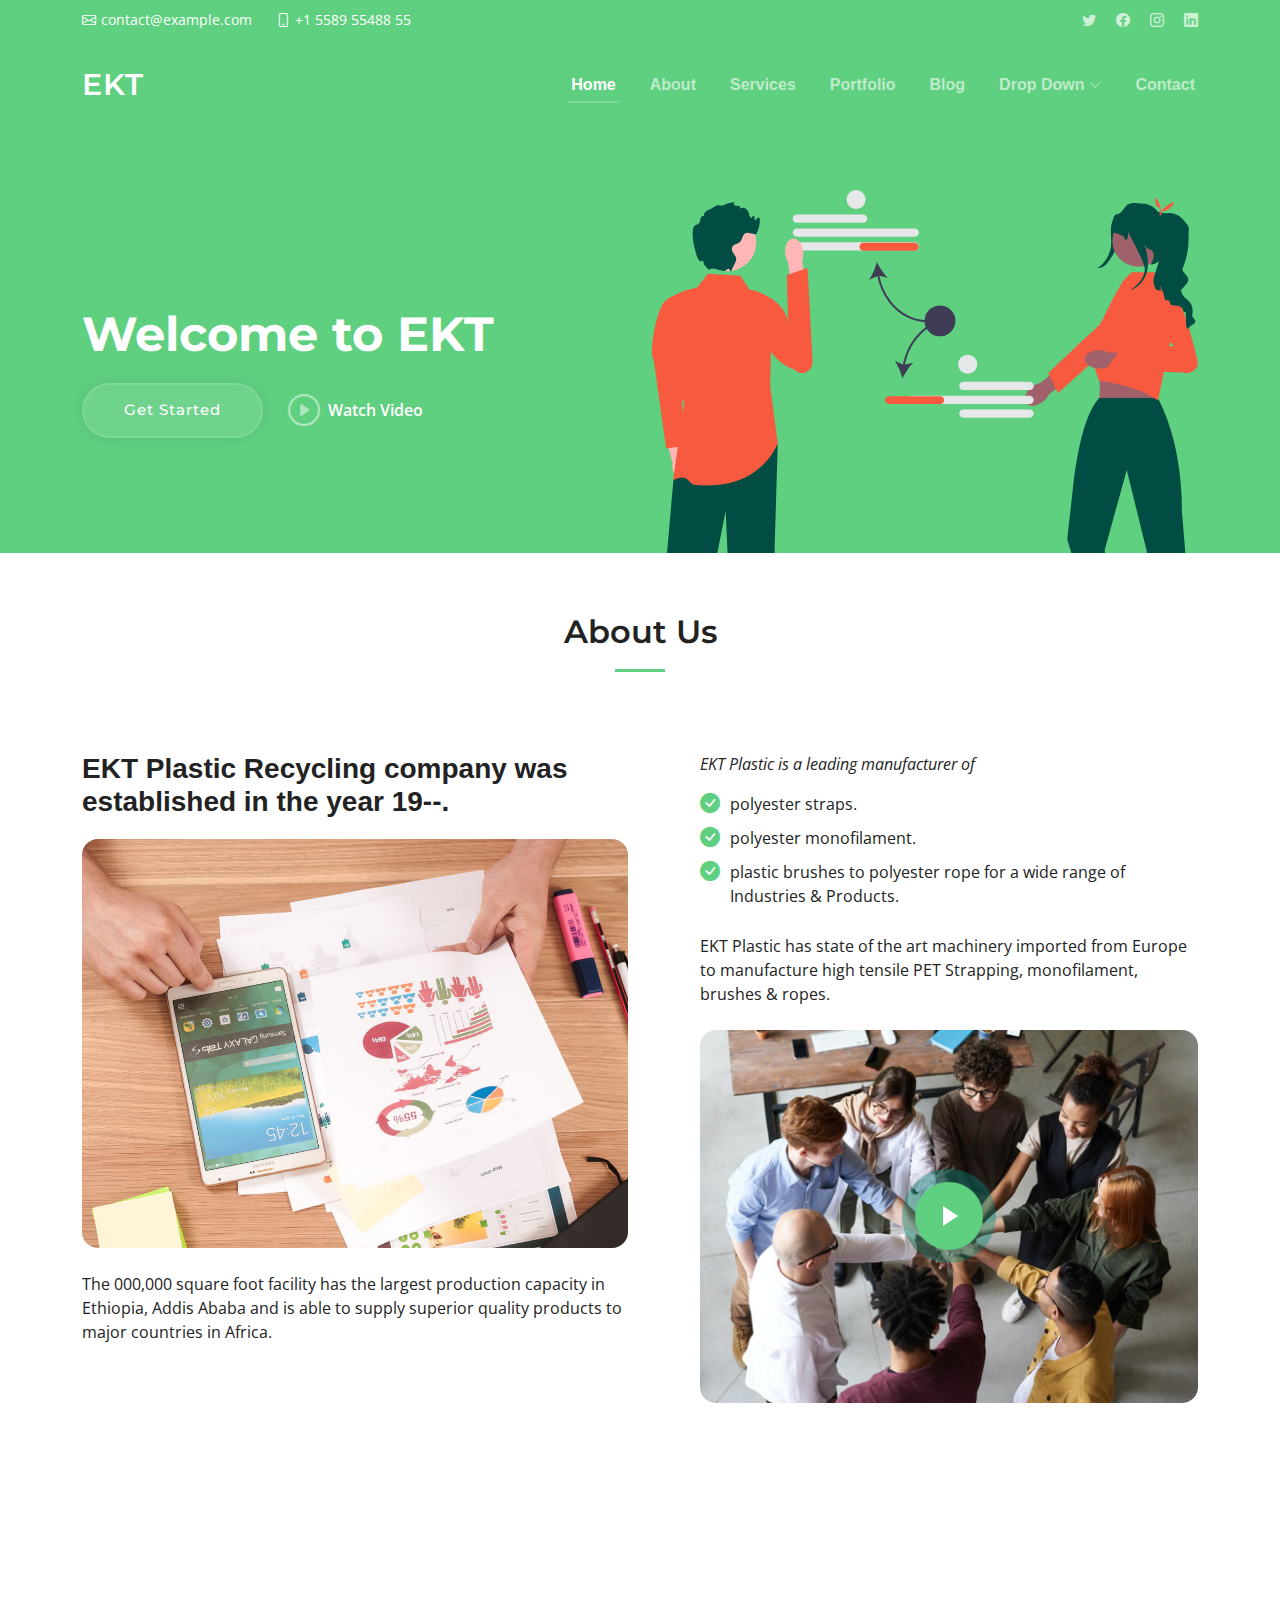
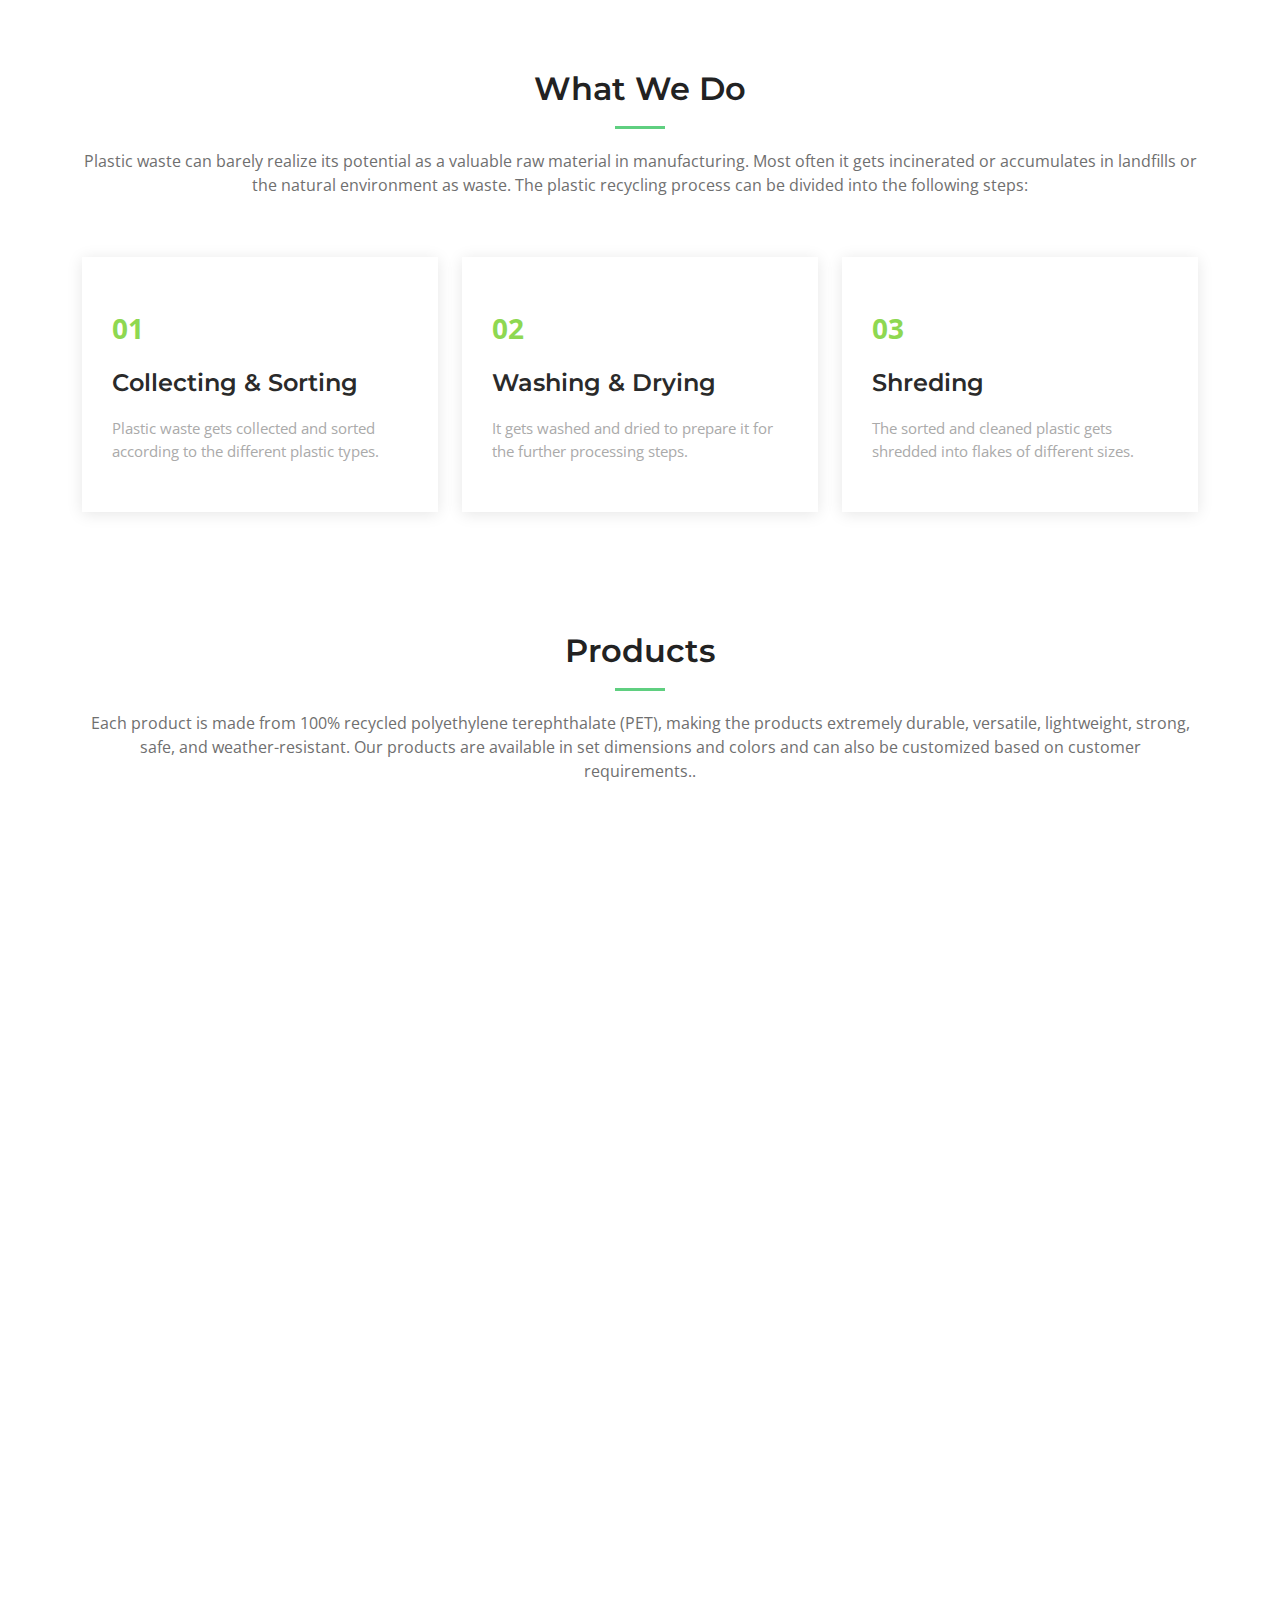
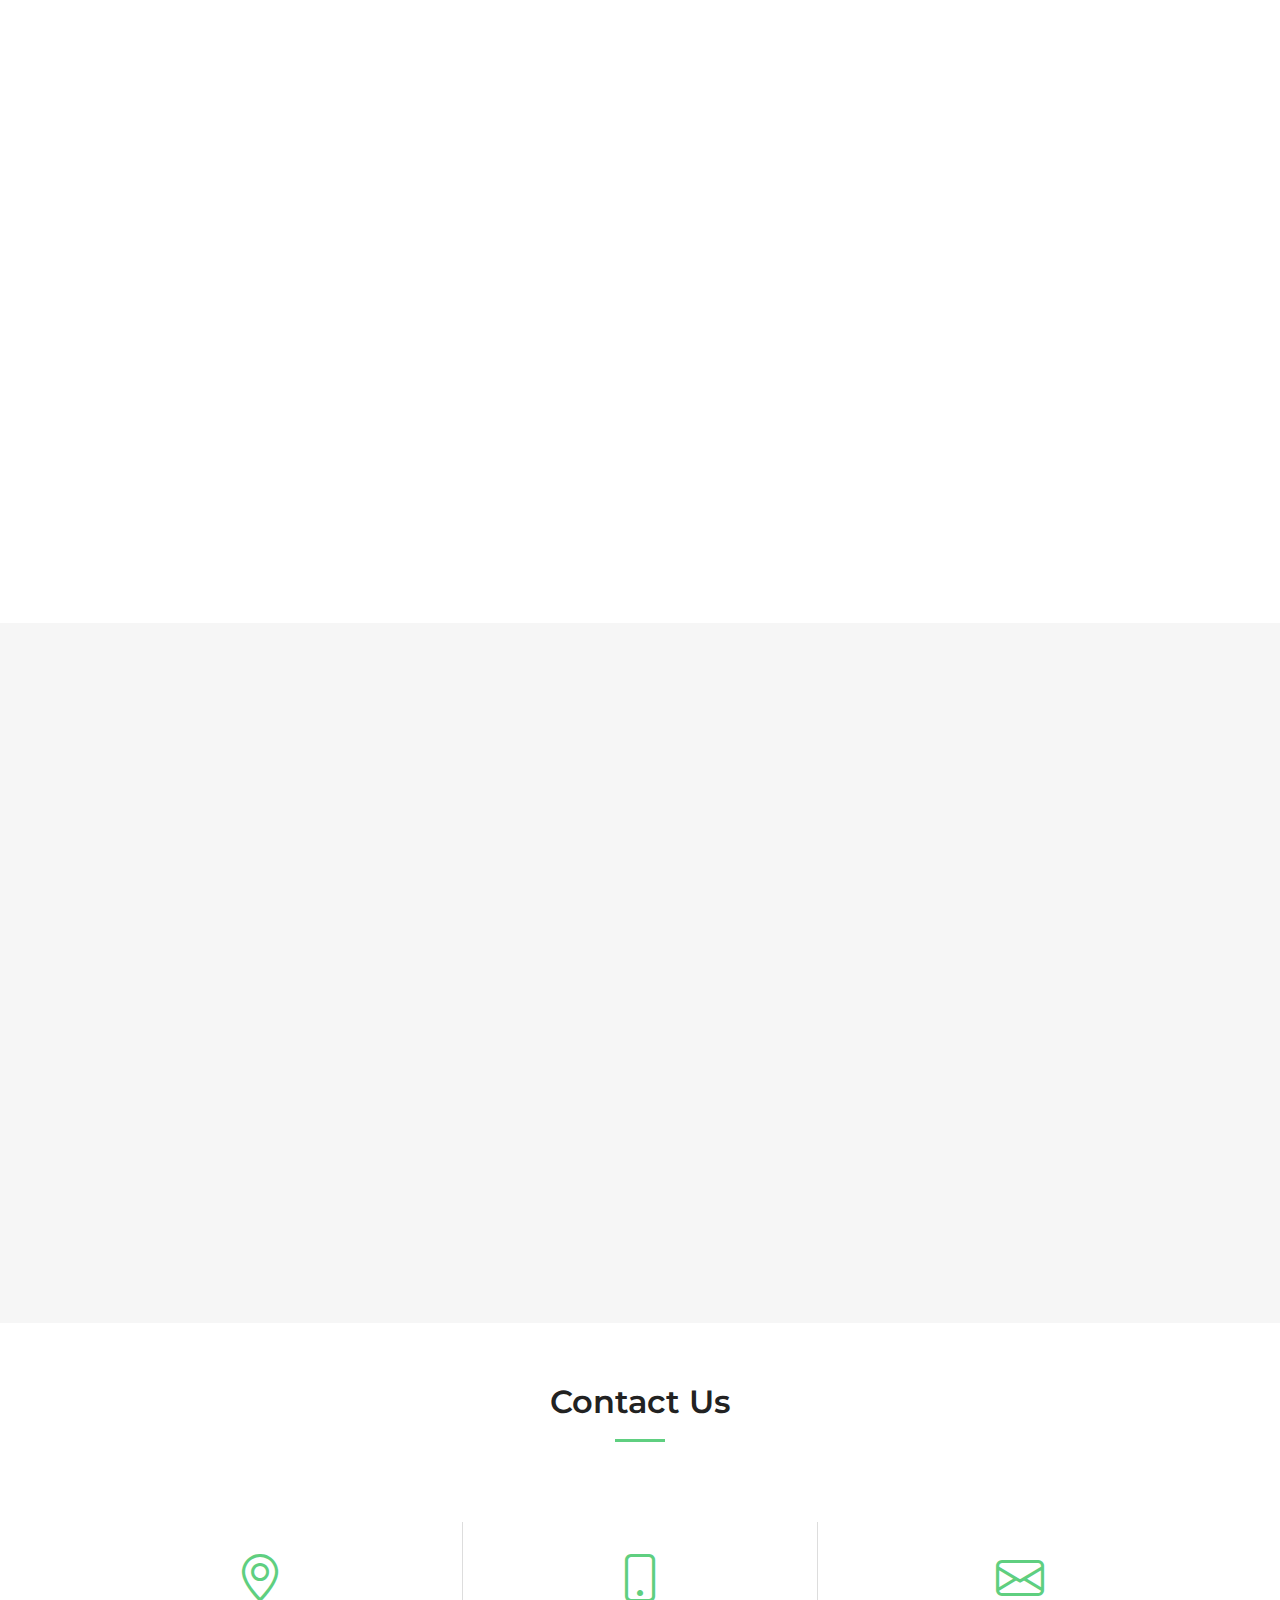
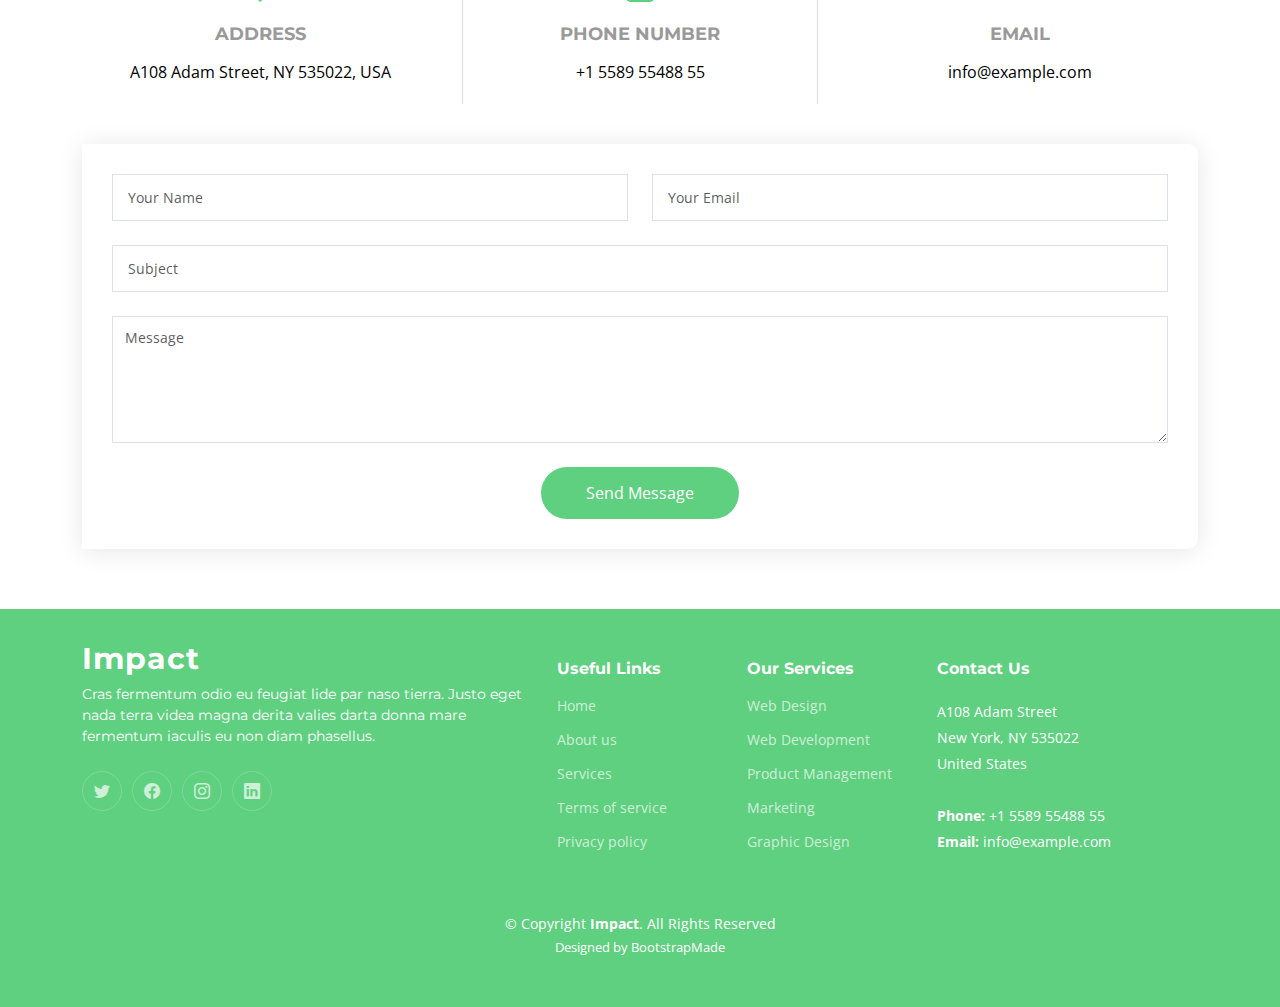
<file: index.html>
<!DOCTYPE html>
<html lang="en">

<head>
  <meta charset="utf-8">
  <meta content="width=device-width, initial-scale=1.0" name="viewport">

  <title>EKT</title>
  <meta content="" name="description">
  <meta content="" name="keywords">

  <!-- Favicons -->
  <link href="assets/img/favicon.png" rel="icon">
  <link href="assets/img/apple-touch-icon.png" rel="apple-touch-icon">

  <!-- Google Fonts -->
  <link rel="preconnect" href="https://fonts.googleapis.com">
  <link rel="preconnect" href="https://fonts.gstatic.com" crossorigin>
  <link href="https://fonts.googleapis.com/css2?family=Open+Sans:ital,wght@0,300;0,400;0,500;0,600;0,700;1,300;1,400;1,600;1,700&family=Montserrat:ital,wght@0,300;0,400;0,500;0,600;0,700;1,300;1,400;1,500;1,600;1,700&family=Raleway:ital,wght@0,300;0,400;0,500;0,600;0,700;1,300;1,400;1,500;1,600;1,700&display=swap" rel="stylesheet">

  <!-- Vendor CSS Files -->
  <link href="assets/vendor/bootstrap/css/bootstrap.min.css" rel="stylesheet">
  <link href="assets/vendor/bootstrap-icons/bootstrap-icons.css" rel="stylesheet">
  <link href="assets/vendor/aos/aos.css" rel="stylesheet">
  <link href="assets/vendor/glightbox/css/glightbox.min.css" rel="stylesheet">
  <link href="assets/vendor/swiper/swiper-bundle.min.css" rel="stylesheet">

  <!-- Template Main CSS File -->
  <link href="assets/css/main.css" rel="stylesheet">

  <!-- =======================================================
  * Template Name: Impact
  * Updated: Jul 27 2023 with Bootstrap v5.3.1
  * Template URL: https://bootstrapmade.com/impact-bootstrap-business-website-template/
  * Author: BootstrapMade.com
  * License: https://bootstrapmade.com/license/
  ======================================================== -->
</head>

<body>

  <!-- ======= Header ======= -->
  <section id="topbar" class="topbar d-flex align-items-center">
    <div class="container d-flex justify-content-center justify-content-md-between">
      <div class="contact-info d-flex align-items-center">
        <i class="bi bi-envelope d-flex align-items-center"><a href="mailto:contact@example.com">contact@example.com</a></i>
        <i class="bi bi-phone d-flex align-items-center ms-4"><span>+1 5589 55488 55</span></i>
      </div>
      <div class="social-links d-none d-md-flex align-items-center">
        <a href="#" class="twitter"><i class="bi bi-twitter"></i></a>
        <a href="#" class="facebook"><i class="bi bi-facebook"></i></a>
        <a href="#" class="instagram"><i class="bi bi-instagram"></i></a>
        <a href="#" class="linkedin"><i class="bi bi-linkedin"></i></i></a>
      </div>
    </div>
  </section><!-- End Top Bar -->

  <header id="header" class="header d-flex align-items-center">

    <div class="container-fluid container-xl d-flex align-items-center justify-content-between">
      <a href="index.html" class="logo d-flex align-items-center">
        <!-- Uncomment the line below if you also wish to use an image logo -->
        <!-- <img src="assets/img/logo.png" alt=""> -->
        <h1>EKT<span>.</span></h1>
      </a>
      <nav id="navbar" class="navbar">
        <ul>
          <li><a href="#hero">Home</a></li>
          <li><a href="#about">About</a></li>
          <li><a href="#services">Services</a></li>
          <li><a href="#portfolio">Portfolio</a></li>
          <li><a href="blog.html">Blog</a></li>
          <li class="dropdown"><a href="#"><span>Drop Down</span> <i class="bi bi-chevron-down dropdown-indicator"></i></a>
            <ul>
              <li><a href="#">Drop Down 1</a></li>
              <li class="dropdown"><a href="#"><span>Deep Drop Down</span> <i class="bi bi-chevron-down dropdown-indicator"></i></a>
                <ul>
                  <li><a href="#">Deep Drop Down 1</a></li>
                  <li><a href="#">Deep Drop Down 2</a></li>
                  <li><a href="#">Deep Drop Down 3</a></li>
                  <li><a href="#">Deep Drop Down 4</a></li>
                  <li><a href="#">Deep Drop Down 5</a></li>
                </ul>
              </li>
              <li><a href="#">Drop Down 2</a></li>
              <li><a href="#">Drop Down 3</a></li>
              <li><a href="#">Drop Down 4</a></li>
            </ul>
          </li>
          <li><a href="#contact">Contact</a></li>
        </ul>
      </nav><!-- .navbar -->

      <i class="mobile-nav-toggle mobile-nav-show bi bi-list"></i>
      <i class="mobile-nav-toggle mobile-nav-hide d-none bi bi-x"></i>

    </div>
  </header><!-- End Header -->
  <!-- End Header -->

  <!-- ======= Hero Section ======= -->
  <section id="hero" class="hero">
    <div class="container position-relative">
      <div class="row gy-5" data-aos="fade-in">
        <div class="col-lg-6 order-2 order-lg-1 d-flex flex-column justify-content-center text-center text-lg-start">
          <h2>Welcome to <span>EKT</span></h2>
          <!-- <p>Sed autem laudantium dolores. Voluptatem itaque ea consequatur eveniet. Eum quas beatae cumque eum quaerat.</p> -->
          <div class="d-flex justify-content-center justify-content-lg-start">
            <a href="#about" class="btn-get-started">Get Started</a>
            <a href="https://www.youtube.com/watch?v=LXb3EKWsInQ" class="glightbox btn-watch-video d-flex align-items-center"><i class="bi bi-play-circle"></i><span>Watch Video</span></a>
          </div>
        </div>
        <div class="col-lg-6 order-1 order-lg-2">
          <img src="assets/img/hero-img.svg" class="img-fluid" alt="" data-aos="zoom-out" data-aos-delay="100">
        </div>
      </div>
    </div>

    </div>
  </section>
  <!-- End Hero Section -->

  <main id="main">

    <!-- ======= About Us Section ======= -->
    <section id="about" class="about">
      <div class="container" data-aos="fade-up">

        <div class="section-header">
          <h2>About Us</h2>
          <!-- <p>EKT Plastic Recycling company was established in the year 19--. EKT Plastic is a leading
            manufacturer of polyester straps, polyester monofilament, plastic brushes to polyester rope
            for a wide range of Industries & Products.</p> -->
        </div>

        <div class="row gy-4">
          <div class="col-lg-6">
            <h3>EKT Plastic Recycling company was established in the year 19--.</h3>
            <img src="assets/img/about.jpg" class="img-fluid rounded-4 mb-4" alt="">
            <p>The 000,000 square foot facility has the largest
              production capacity in Ethiopia, Addis Ababa and is able to supply superior quality products to major
              countries in Africa.</p>
          </div>
          <div class="col-lg-6">
            <div class="content ps-0 ps-lg-5">
              <p class="fst-italic">
              EKT Plastic is a leading
              manufacturer of
              </p>
              <ul>
                <li><i class="bi bi-check-circle-fill"></i> polyester straps.</li>
                <li><i class="bi bi-check-circle-fill"></i> polyester monofilament.</li>
                <li><i class="bi bi-check-circle-fill"></i> plastic brushes to polyester rope
                  for a wide range of Industries & Products.</li>
              </ul>
              <p>
                EKT Plastic has state of the art machinery imported from Europe to manufacture high tensile PET
                Strapping, monofilament, brushes & ropes. 
              </p>

              <div class="position-relative mt-4">
                <img src="assets/img/about-2.jpg" class="img-fluid rounded-4" alt="">
                <a href="https://www.youtube.com/watch?v=LXb3EKWsInQ" class="glightbox play-btn"></a>
              </div>
            </div>
          </div>
        </div>

      </div>
    </section><!-- End About Us Section -->

    <!-- ======= Clients Section ======= -->
    <section id="clients" class="clients">
      <div class="container" data-aos="zoom-out">

        <div class="clients-slider swiper">
          <div class="swiper-wrapper align-items-center">
            <div class="swiper-slide"><img src="assets/img/clients/client-1.png" class="img-fluid" alt=""></div>
            <div class="swiper-slide"><img src="assets/img/clients/client-2.png" class="img-fluid" alt=""></div>
            <div class="swiper-slide"><img src="assets/img/clients/client-3.png" class="img-fluid" alt=""></div>
            <div class="swiper-slide"><img src="assets/img/clients/client-4.png" class="img-fluid" alt=""></div>
            <div class="swiper-slide"><img src="assets/img/clients/client-5.png" class="img-fluid" alt=""></div>
            <div class="swiper-slide"><img src="assets/img/clients/client-6.png" class="img-fluid" alt=""></div>
            <div class="swiper-slide"><img src="assets/img/clients/client-7.png" class="img-fluid" alt=""></div>
            <div class="swiper-slide"><img src="assets/img/clients/client-8.png" class="img-fluid" alt=""></div>
          </div>
        </div>

      </div>
    </section>
    <!-- End Clients Section -->

    <!-- ======= Why Us Section ======= -->
    <section id="why-us" class="why-us">
      <div class="container">

        <div class="section-header">
          <h2>What We Do</h2>
          <p>Plastic waste can barely realize its potential as a valuable raw material in manufacturing.
            Most often it gets incinerated or accumulates in landfills or the natural environment as
            waste.
            The plastic recycling process can be divided into the following steps:</p>
        </div>

        <div class="row">

          <div class="col-lg-4">
            <div class="box">
              <span>01</span>
              <h4>Collecting & Sorting</h4>
              <p>Plastic waste gets collected
                and sorted according to the different plastic types.</p>
            </div>
          </div>

          <div class="col-lg-4 mt-4 mt-lg-0">
            <div class="box">
              <span>02</span>
              <h4>Washing & Drying</h4>
              <p>It gets washed and dried
                to prepare it for the further processing steps.</p>
            </div>
          </div>

          <div class="col-lg-4 mt-4 mt-lg-0">
            <div class="box">
              <span>03</span>
              <h4> Shreding</h4>
              <p>The sorted and cleaned
                plastic gets shredded into flakes of different sizes.</p>
            </div>
          </div>

        </div>

      </div>
    </section><!-- End Why Us Section -->

    <!-- ======= Services Section From Bocor Template ======= -->
    <section id="services" class="services section-bg">
      <div class="container">

        <div class="section-header">
          <h2>Products</h2>
          <p>Each product is made from 100% recycled polyethylene terephthalate (PET), making the
            products extremely durable, versatile, lightweight, strong, safe, and weather-resistant. Our
            products are available in set dimensions and colors and can also be customized based on
            customer requirements..</p>
        </div>

        <div class="row">
          <div class="col-md-6 d-flex" data-aos="fade-right">
            <div class="card">
              <div class="card-img">
                <img src="assets/img/MIKE_1735_a8b55e4b85.jpeg" alt="...">
              </div>
              <div class="card-body">
                <h5 class="card-title"><a href="">MONOFILAMENT</a></h5>
                <p class="card-text">
                  With its characteristics, plastic is a perfect material for the circular economy.
                <div class="read-more"><a href="#"><i class="bi bi-arrow-right"></i> Read More</a></div>
              </div>
            </div>
          </div>
          <div class="col-md-6 d-flex" data-aos="fade-left">
            <div class="card">
              <div class="card-img">
                <img src="assets/img/Pet_Strap_01_9298e57043.jpg" alt="...">
              </div>
              <div class="card-body">
                <h5 class="card-title"><a href="">PET STRAP</a></h5>
                <p class="card-text">EKT PLASTIC is committed to being a leader in sustainability for the packaging industry.</p>
                <div class="read-more"><a href="#"><i class="bi bi-arrow-right"></i> Read More</a></div>
              </div>
            </div>

          </div>
          <div class="col-md-6 d-flex" data-aos="fade-right">
            <div class="card">
              <div class="card-img">
                <img src="assets/img/Untitled_2_0422_Layer_78_effb34d7cb (1).jpg" alt="...">
              </div>
              <div class="card-body">
                <h5 class="card-title"><a href="">PET BRUSHES</a></h5>
                <p class="card-text">Longer lifespan than most producers in the market - Good bending recovery - 100%
                  Recyclable & ECO friendly - Suitable for all kinds of surfaces(indoor and outdoor).</p>
                <div class="read-more"><a href="#"><i class="bi bi-arrow-right"></i> Read More</a></div>
              </div>
            </div>
          </div>
          <div class="col-md-6 d-flex" data-aos="fade-left">
            <div class="card">
              <div class="card-img">
                <img src="assets/img/Rope_Green_Globe_Plastic_Industries_LLC_66a5dc41e9.jpeg" alt="...">
              </div>
              <div class="card-body">
                <h5 class="card-title"><a href="">PET Rope</a></h5>
                <p class="card-text">100% Recyclable & ECO friendly - Stronger than traditional rope made of PP/HDPE - No
                  rope breakage or fibre splitting.</p>
                <div class="read-more"><a href="#"><i class="bi bi-arrow-right"></i> Read More</a></div>
              </div>
            </div>
          </div>
        </div>

      </div>
    </section><!-- End Services Section -->

    <!-- ======= Recent Blog Posts Section ======= -->
    <section id="recent-posts" class="recent-posts sections-bg">
      <div class="container" data-aos="fade-up">

        <div class="section-header">
          <h2>Recent News Posts</h2>
          <p>Consequatur libero assumenda est voluptatem est quidem illum et officia imilique qui vel architecto accusamus fugit aut qui distinctio</p>
        </div>

        <div class="row gy-4">

          <div class="col-xl-4 col-md-6">
            <article>

              <div class="post-img">
                <img src="assets/img/blog/blog-1.jpg" alt="" class="img-fluid">
              </div>

              <p class="post-category">News1</p>

              <h2 class="title">
                <a href="blog-details.html">Dolorum optio tempore voluptas dignissimos</a>
              </h2>

              <!-- <div class="d-flex align-items-center">
                <img src="assets/img/blog/blog-author.jpg" alt="" class="img-fluid post-author-img flex-shrink-0">
                <div class="post-meta">
                  <p class="post-author">Maria Doe</p>
                  <p class="post-date">
                    <time datetime="2022-01-01">Jan 1, 2022</time>
                  </p>
                </div>
              </div> -->

            </article>
          </div><!-- End post list item -->

          <div class="col-xl-4 col-md-6">
            <article>

              <div class="post-img">
                <img src="assets/img/blog/blog-2.jpg" alt="" class="img-fluid">
              </div>

              <p class="post-category">News2</p>

              <h2 class="title">
                <a href="blog-details.html">Nisi magni odit consequatur autem nulla dolorem</a>
              </h2>

              <!-- <div class="d-flex align-items-center">
                <img src="assets/img/blog/blog-author-2.jpg" alt="" class="img-fluid post-author-img flex-shrink-0">
                <div class="post-meta">
                  <p class="post-author">Allisa Mayer</p>
                  <p class="post-date">
                    <time datetime="2022-01-01">Jun 5, 2022</time>
                  </p>
                </div>
              </div> -->

            </article>
          </div><!-- End post list item -->

          <div class="col-xl-4 col-md-6">
            <article>

              <div class="post-img">
                <img src="assets/img/blog/blog-3.jpg" alt="" class="img-fluid">
              </div>

              <p class="post-category">News3</p>

              <h2 class="title">
                <a href="blog-details.html">Possimus soluta ut id suscipit ea ut in quo quia et soluta</a>
              </h2>

              <!-- <div class="d-flex align-items-center">
                <img src="assets/img/blog/blog-author-3.jpg" alt="" class="img-fluid post-author-img flex-shrink-0">
                <div class="post-meta">
                  <p class="post-author">Mark Dower</p>
                  <p class="post-date">
                    <time datetime="2022-01-01">Jun 22, 2022</time>
                  </p>
                </div>
              </div> -->

            </article>
          </div><!-- End post list item -->

        </div><!-- End recent posts list -->

      </div>
    </section><!-- End Recent Blog Posts Section -->

    <!-- ======= Contact Section ======= -->
    <section id="contact" class="contact">
      <div class="container">

        <div class="section-header">
          <h2>Contact Us</h2>
          <!-- <p>Consequatur libero assumenda est voluptatem est quidem illum et officia imilique qui vel architecto accusamus fugit aut qui distinctio</p> -->
        </div>

        <div class="row contact-info">

          <div class="col-md-4">
            <div class="contact-address">
              <i class="bi bi-geo-alt"></i>
              <h3>Address</h3>
              <address>A108 Adam Street, NY 535022, USA</address>
            </div>
          </div>

          <div class="col-md-4">
            <div class="contact-phone">
              <i class="bi bi-phone"></i>
              <h3>Phone Number</h3>
              <p><a href="tel:+155895548855">+1 5589 55488 55</a></p>
            </div>
          </div>

          <div class="col-md-4">
            <div class="contact-email">
              <i class="bi bi-envelope"></i>
              <h3>Email</h3>
              <p><a href="mailto:info@example.com">info@example.com</a></p>
            </div>
          </div>

        </div>

        <div class="form">
          <form action="forms/contact.php" method="post" role="form" class="php-email-form">
            <div class="row">
              <div class="col-md-6 form-group">
                <input type="text" name="name" class="form-control" id="name" placeholder="Your Name" data-rule="minlen:4" data-msg="Please enter at least 4 chars">
              </div>
              <div class="col-md-6 form-group mt-3 mt-md-0">
                <input type="email" class="form-control" name="email" id="email" placeholder="Your Email" data-rule="email" data-msg="Please enter a valid email">
              </div>
            </div>
            <div class="form-group mt-3">
              <input type="text" class="form-control" name="subject" id="subject" placeholder="Subject" required>
            </div>
            <div class="form-group mt-3">
              <textarea class="form-control" name="message" rows="5" placeholder="Message" required></textarea>
            </div>
            <div class="my-3">
              <div class="loading">Loading</div>
              <div class="error-message"></div>
              <div class="sent-message">Your message has been sent. Thank you!</div>
            </div>
            <div class="text-center"><button type="submit">Send Message</button></div>
          </form>
        </div>

      </div>
    </section><!-- End Contact Section -->

  </main><!-- End #main -->

  <!-- ======= Footer ======= -->
  <footer id="footer" class="footer">

    <div class="container">
      <div class="row gy-4">
        <div class="col-lg-5 col-md-12 footer-info">
          <a href="index.html" class="logo d-flex align-items-center">
            <span>Impact</span>
          </a>
          <p>Cras fermentum odio eu feugiat lide par naso tierra. Justo eget nada terra videa magna derita valies darta donna mare fermentum iaculis eu non diam phasellus.</p>
          <div class="social-links d-flex mt-4">
            <a href="#" class="twitter"><i class="bi bi-twitter"></i></a>
            <a href="#" class="facebook"><i class="bi bi-facebook"></i></a>
            <a href="#" class="instagram"><i class="bi bi-instagram"></i></a>
            <a href="#" class="linkedin"><i class="bi bi-linkedin"></i></a>
          </div>
        </div>

        <div class="col-lg-2 col-6 footer-links">
          <h4>Useful Links</h4>
          <ul>
            <li><a href="#">Home</a></li>
            <li><a href="#">About us</a></li>
            <li><a href="#">Services</a></li>
            <li><a href="#">Terms of service</a></li>
            <li><a href="#">Privacy policy</a></li>
          </ul>
        </div>

        <div class="col-lg-2 col-6 footer-links">
          <h4>Our Services</h4>
          <ul>
            <li><a href="#">Web Design</a></li>
            <li><a href="#">Web Development</a></li>
            <li><a href="#">Product Management</a></li>
            <li><a href="#">Marketing</a></li>
            <li><a href="#">Graphic Design</a></li>
          </ul>
        </div>

        <div class="col-lg-3 col-md-12 footer-contact text-center text-md-start">
          <h4>Contact Us</h4>
          <p>
            A108 Adam Street <br>
            New York, NY 535022<br>
            United States <br><br>
            <strong>Phone:</strong> +1 5589 55488 55<br>
            <strong>Email:</strong> info@example.com<br>
          </p>

        </div>

      </div>
    </div>

    <div class="container mt-4">
      <div class="copyright">
        &copy; Copyright <strong><span>Impact</span></strong>. All Rights Reserved
      </div>
      <div class="credits">
        <!-- All the links in the footer should remain intact. -->
        <!-- You can delete the links only if you purchased the pro version. -->
        <!-- Licensing information: https://bootstrapmade.com/license/ -->
        <!-- Purchase the pro version with working PHP/AJAX contact form: https://bootstrapmade.com/impact-bootstrap-business-website-template/ -->
        Designed by <a href="https://bootstrapmade.com/">BootstrapMade</a>
      </div>
    </div>

  </footer><!-- End Footer -->
  <!-- End Footer -->

  <a href="#" class="scroll-top d-flex align-items-center justify-content-center"><i class="bi bi-arrow-up-short"></i></a>

  <div id="preloader"></div>

  <!-- Vendor JS Files -->
  <script src="assets/vendor/bootstrap/js/bootstrap.bundle.min.js"></script>
  <script src="assets/vendor/aos/aos.js"></script>
  <script src="assets/vendor/glightbox/js/glightbox.min.js"></script>
  <script src="assets/vendor/purecounter/purecounter_vanilla.js"></script>
  <script src="assets/vendor/swiper/swiper-bundle.min.js"></script>
  <script src="assets/vendor/isotope-layout/isotope.pkgd.min.js"></script>
  <script src="assets/vendor/php-email-form/validate.js"></script>

  <!-- Template Main JS File -->
  <script src="assets/js/main.js"></script>

</body>

</html>
</file>
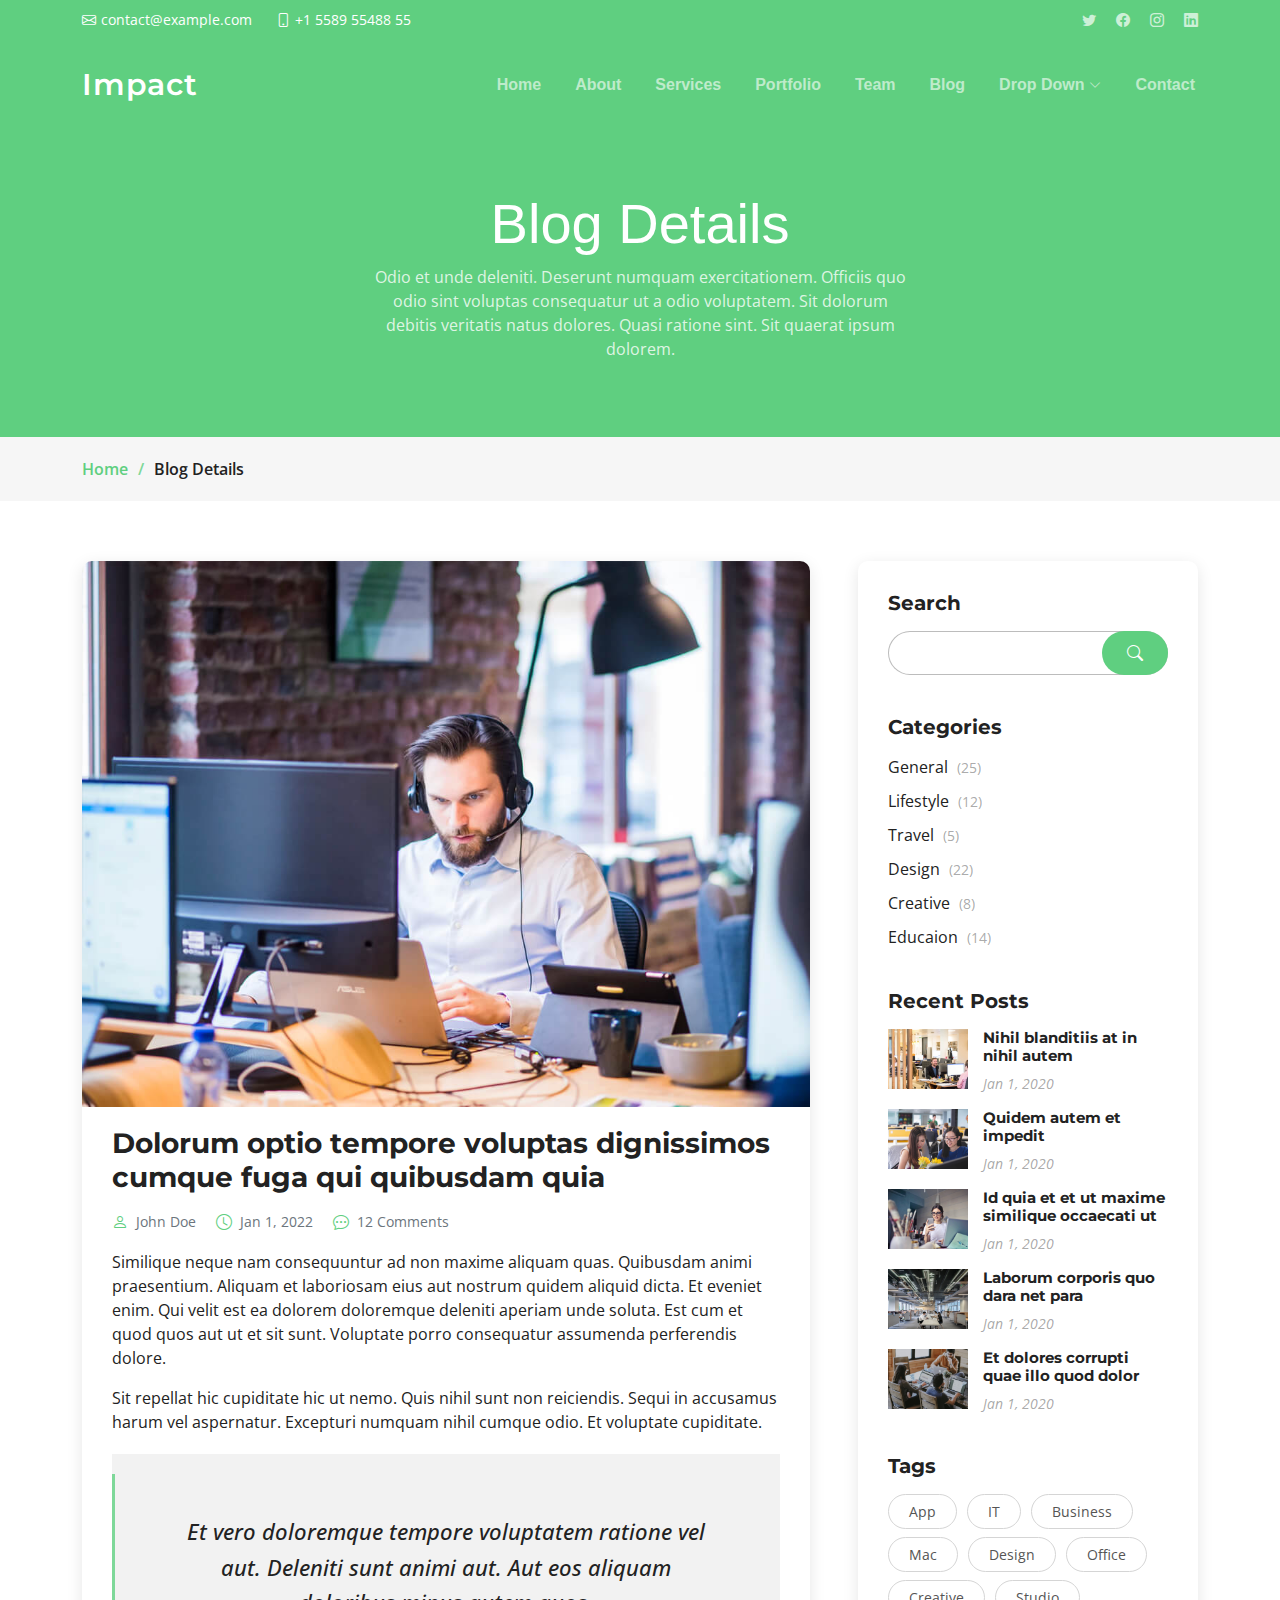
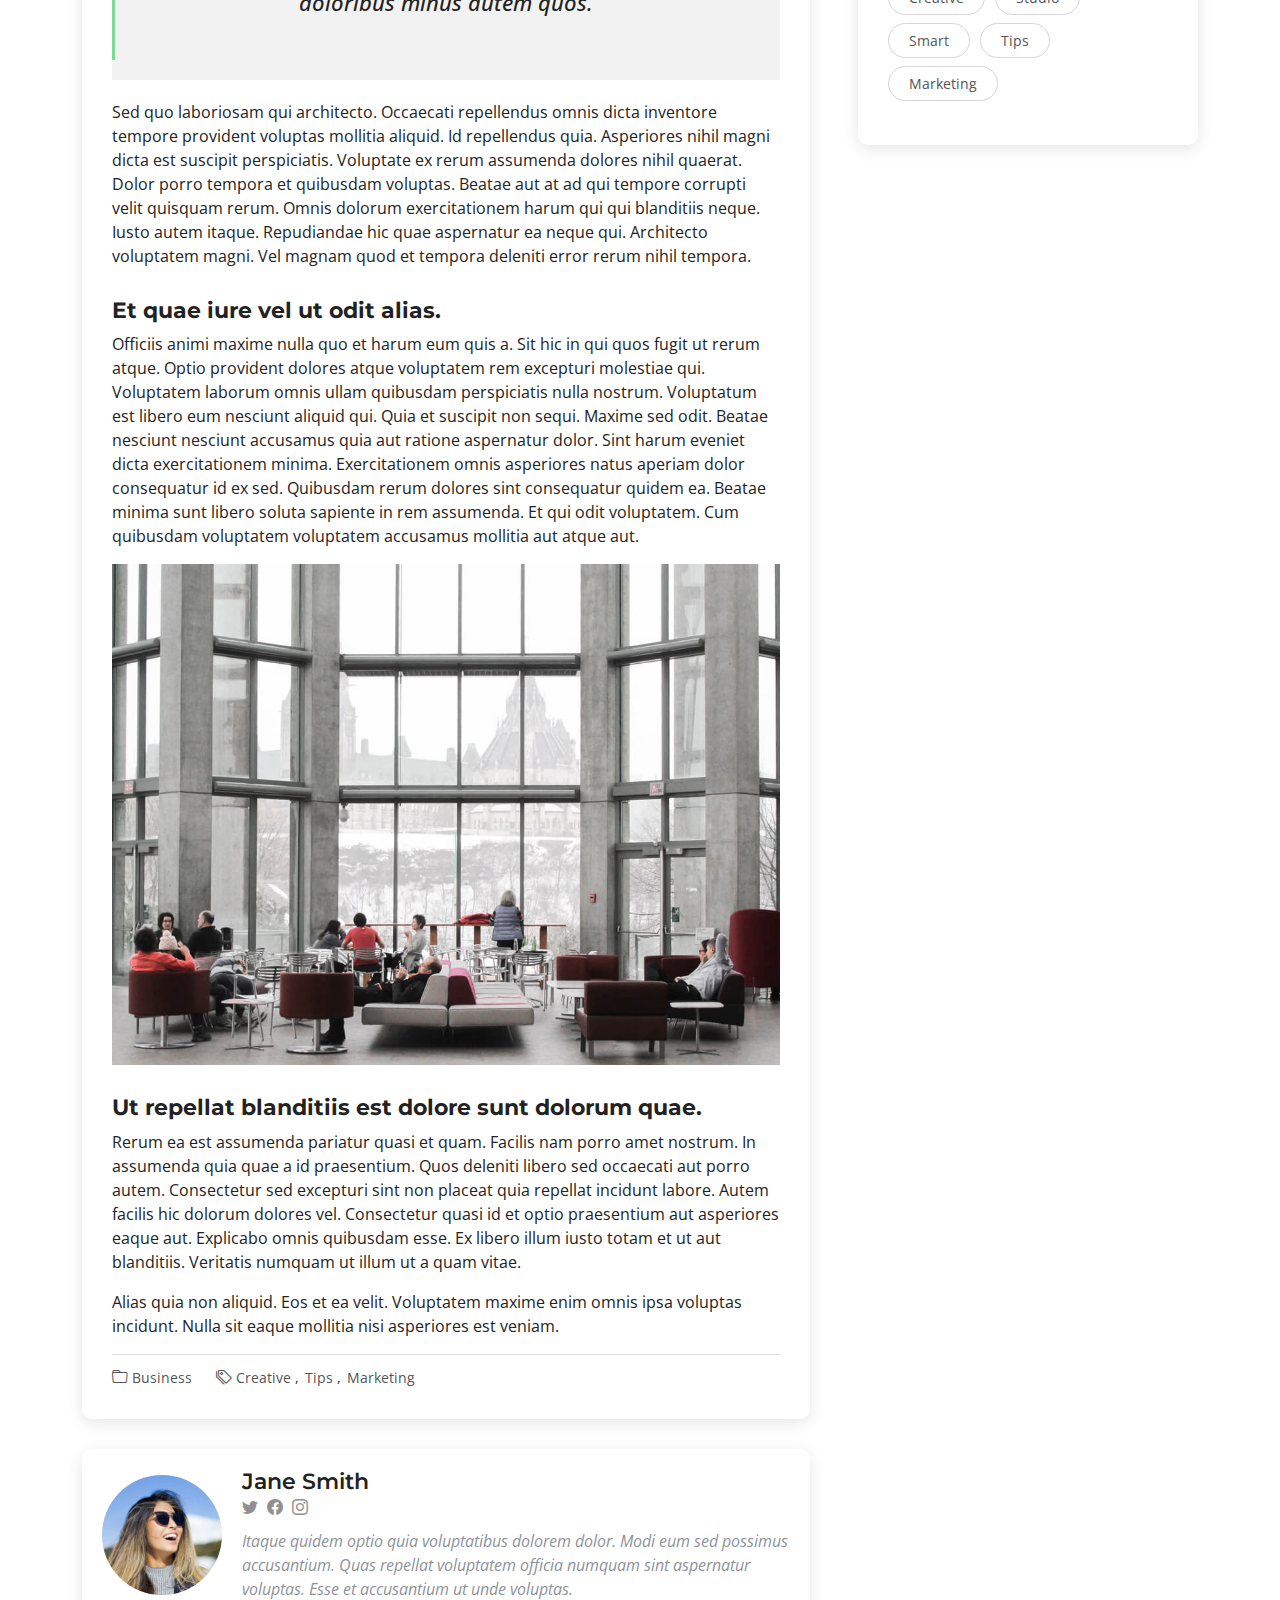
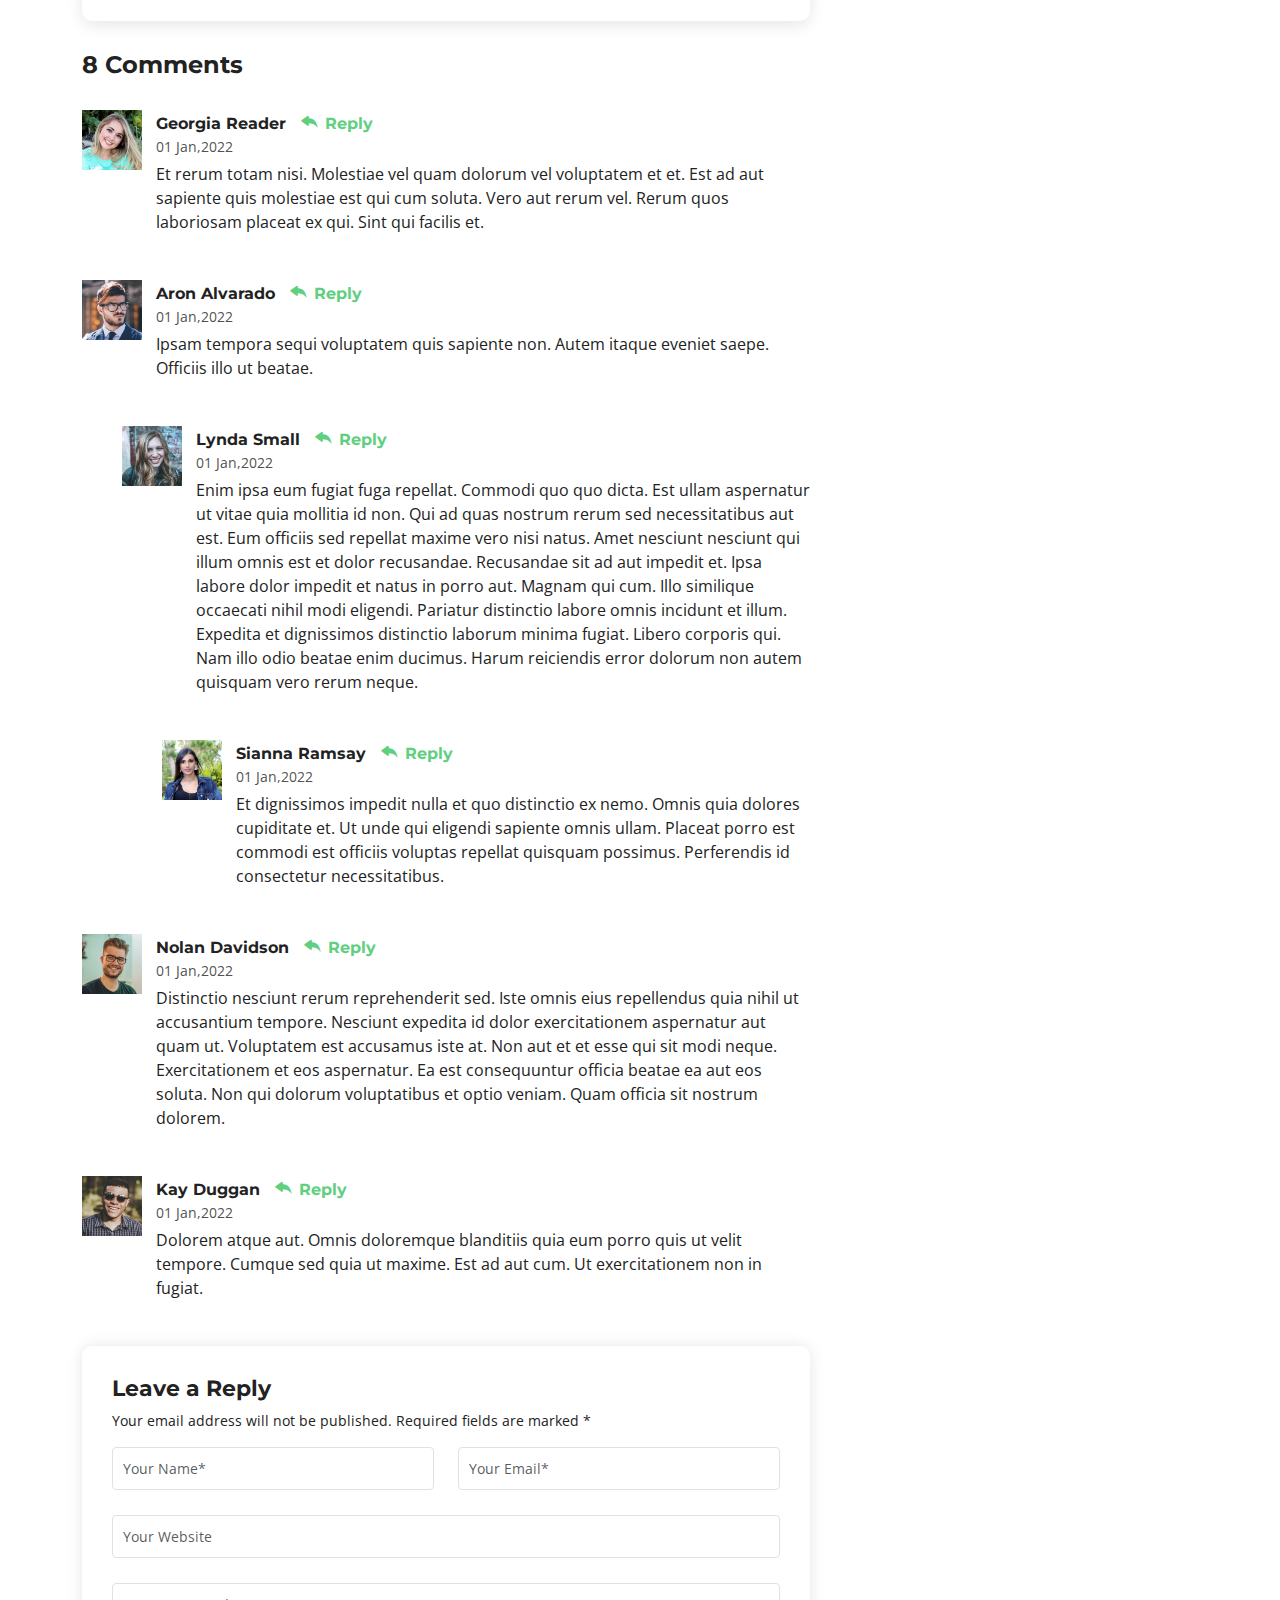
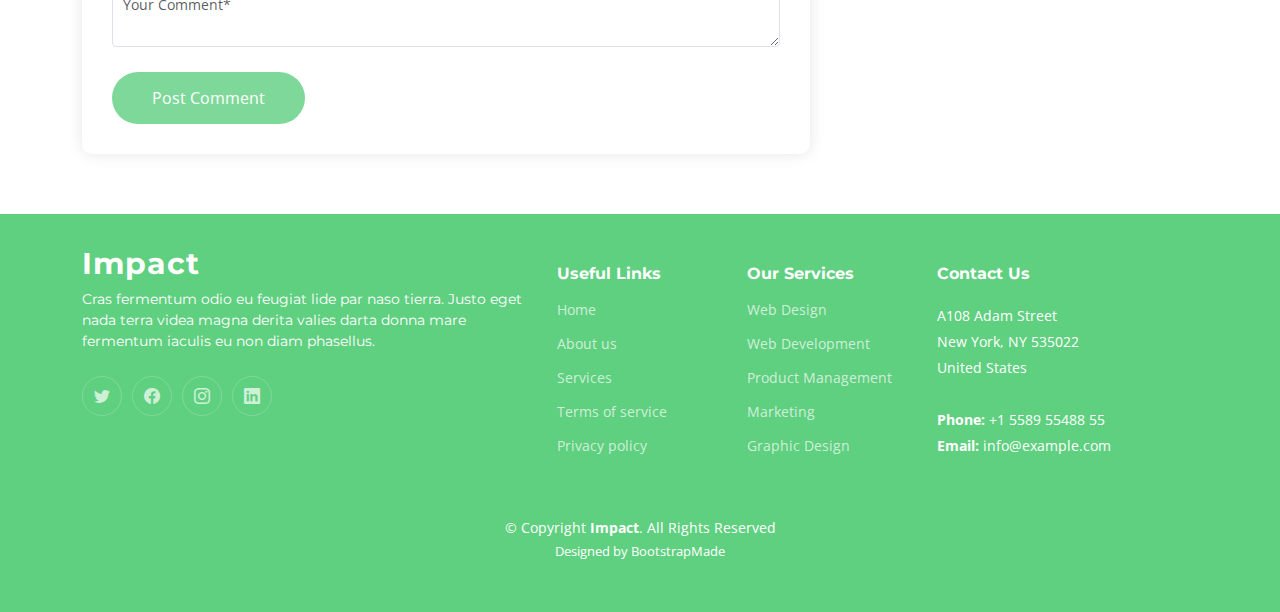
<file: blog-details.html>
<!DOCTYPE html>
<html lang="en">

<head>
  <meta charset="utf-8">
  <meta content="width=device-width, initial-scale=1.0" name="viewport">

  <title>Impact Bootstrap Template - Blog Details</title>
  <meta content="" name="description">
  <meta content="" name="keywords">

  <!-- Favicons -->
  <link href="assets/img/favicon.png" rel="icon">
  <link href="assets/img/apple-touch-icon.png" rel="apple-touch-icon">

  <!-- Google Fonts -->
  <link rel="preconnect" href="https://fonts.googleapis.com">
  <link rel="preconnect" href="https://fonts.gstatic.com" crossorigin>
  <link href="https://fonts.googleapis.com/css2?family=Open+Sans:ital,wght@0,300;0,400;0,500;0,600;0,700;1,300;1,400;1,600;1,700&family=Montserrat:ital,wght@0,300;0,400;0,500;0,600;0,700;1,300;1,400;1,500;1,600;1,700&family=Raleway:ital,wght@0,300;0,400;0,500;0,600;0,700;1,300;1,400;1,500;1,600;1,700&display=swap" rel="stylesheet">

  <!-- Vendor CSS Files -->
  <link href="assets/vendor/bootstrap/css/bootstrap.min.css" rel="stylesheet">
  <link href="assets/vendor/bootstrap-icons/bootstrap-icons.css" rel="stylesheet">
  <link href="assets/vendor/aos/aos.css" rel="stylesheet">
  <link href="assets/vendor/glightbox/css/glightbox.min.css" rel="stylesheet">
  <link href="assets/vendor/swiper/swiper-bundle.min.css" rel="stylesheet">

  <!-- Template Main CSS File -->
  <link href="assets/css/main.css" rel="stylesheet">

  <!-- =======================================================
  * Template Name: Impact
  * Updated: Jul 27 2023 with Bootstrap v5.3.1
  * Template URL: https://bootstrapmade.com/impact-bootstrap-business-website-template/
  * Author: BootstrapMade.com
  * License: https://bootstrapmade.com/license/
  ======================================================== -->
</head>

<body>

  <!-- ======= Header ======= -->
  <section id="topbar" class="topbar d-flex align-items-center">
    <div class="container d-flex justify-content-center justify-content-md-between">
      <div class="contact-info d-flex align-items-center">
        <i class="bi bi-envelope d-flex align-items-center"><a href="mailto:contact@example.com">contact@example.com</a></i>
        <i class="bi bi-phone d-flex align-items-center ms-4"><span>+1 5589 55488 55</span></i>
      </div>
      <div class="social-links d-none d-md-flex align-items-center">
        <a href="#" class="twitter"><i class="bi bi-twitter"></i></a>
        <a href="#" class="facebook"><i class="bi bi-facebook"></i></a>
        <a href="#" class="instagram"><i class="bi bi-instagram"></i></a>
        <a href="#" class="linkedin"><i class="bi bi-linkedin"></i></i></a>
      </div>
    </div>
  </section><!-- End Top Bar -->

  <header id="header" class="header d-flex align-items-center">

    <div class="container-fluid container-xl d-flex align-items-center justify-content-between">
      <a href="index.html" class="logo d-flex align-items-center">
        <!-- Uncomment the line below if you also wish to use an image logo -->
        <!-- <img src="assets/img/logo.png" alt=""> -->
        <h1>Impact<span>.</span></h1>
      </a>
      <nav id="navbar" class="navbar">
        <ul>
          <li><a href="#hero">Home</a></li>
          <li><a href="#about">About</a></li>
          <li><a href="#services">Services</a></li>
          <li><a href="#portfolio">Portfolio</a></li>
          <li><a href="#team">Team</a></li>
          <li><a href="blog.html">Blog</a></li>
          <li class="dropdown"><a href="#"><span>Drop Down</span> <i class="bi bi-chevron-down dropdown-indicator"></i></a>
            <ul>
              <li><a href="#">Drop Down 1</a></li>
              <li class="dropdown"><a href="#"><span>Deep Drop Down</span> <i class="bi bi-chevron-down dropdown-indicator"></i></a>
                <ul>
                  <li><a href="#">Deep Drop Down 1</a></li>
                  <li><a href="#">Deep Drop Down 2</a></li>
                  <li><a href="#">Deep Drop Down 3</a></li>
                  <li><a href="#">Deep Drop Down 4</a></li>
                  <li><a href="#">Deep Drop Down 5</a></li>
                </ul>
              </li>
              <li><a href="#">Drop Down 2</a></li>
              <li><a href="#">Drop Down 3</a></li>
              <li><a href="#">Drop Down 4</a></li>
            </ul>
          </li>
          <li><a href="#contact">Contact</a></li>
        </ul>
      </nav><!-- .navbar -->

      <i class="mobile-nav-toggle mobile-nav-show bi bi-list"></i>
      <i class="mobile-nav-toggle mobile-nav-hide d-none bi bi-x"></i>

    </div>
  </header><!-- End Header -->
  <!-- End Header -->

  <main id="main">

    <!-- ======= Breadcrumbs ======= -->
    <div class="breadcrumbs">
      <div class="page-header d-flex align-items-center" style="background-image: url('');">
        <div class="container position-relative">
          <div class="row d-flex justify-content-center">
            <div class="col-lg-6 text-center">
              <h2>Blog Details</h2>
              <p>Odio et unde deleniti. Deserunt numquam exercitationem. Officiis quo odio sint voluptas consequatur ut a odio voluptatem. Sit dolorum debitis veritatis natus dolores. Quasi ratione sint. Sit quaerat ipsum dolorem.</p>
            </div>
          </div>
        </div>
      </div>
      <nav>
        <div class="container">
          <ol>
            <li><a href="index.html">Home</a></li>
            <li>Blog Details</li>
          </ol>
        </div>
      </nav>
    </div><!-- End Breadcrumbs -->

    <!-- ======= Blog Details Section ======= -->
    <section id="blog" class="blog">
      <div class="container" data-aos="fade-up">

        <div class="row g-5">

          <div class="col-lg-8">

            <article class="blog-details">

              <div class="post-img">
                <img src="assets/img/blog/blog-1.jpg" alt="" class="img-fluid">
              </div>

              <h2 class="title">Dolorum optio tempore voluptas dignissimos cumque fuga qui quibusdam quia</h2>

              <div class="meta-top">
                <ul>
                  <li class="d-flex align-items-center"><i class="bi bi-person"></i> <a href="blog-details.html">John Doe</a></li>
                  <li class="d-flex align-items-center"><i class="bi bi-clock"></i> <a href="blog-details.html"><time datetime="2020-01-01">Jan 1, 2022</time></a></li>
                  <li class="d-flex align-items-center"><i class="bi bi-chat-dots"></i> <a href="blog-details.html">12 Comments</a></li>
                </ul>
              </div><!-- End meta top -->

              <div class="content">
                <p>
                  Similique neque nam consequuntur ad non maxime aliquam quas. Quibusdam animi praesentium. Aliquam et laboriosam eius aut nostrum quidem aliquid dicta.
                  Et eveniet enim. Qui velit est ea dolorem doloremque deleniti aperiam unde soluta. Est cum et quod quos aut ut et sit sunt. Voluptate porro consequatur assumenda perferendis dolore.
                </p>

                <p>
                  Sit repellat hic cupiditate hic ut nemo. Quis nihil sunt non reiciendis. Sequi in accusamus harum vel aspernatur. Excepturi numquam nihil cumque odio. Et voluptate cupiditate.
                </p>

                <blockquote>
                  <p>
                    Et vero doloremque tempore voluptatem ratione vel aut. Deleniti sunt animi aut. Aut eos aliquam doloribus minus autem quos.
                  </p>
                </blockquote>

                <p>
                  Sed quo laboriosam qui architecto. Occaecati repellendus omnis dicta inventore tempore provident voluptas mollitia aliquid. Id repellendus quia. Asperiores nihil magni dicta est suscipit perspiciatis. Voluptate ex rerum assumenda dolores nihil quaerat.
                  Dolor porro tempora et quibusdam voluptas. Beatae aut at ad qui tempore corrupti velit quisquam rerum. Omnis dolorum exercitationem harum qui qui blanditiis neque.
                  Iusto autem itaque. Repudiandae hic quae aspernatur ea neque qui. Architecto voluptatem magni. Vel magnam quod et tempora deleniti error rerum nihil tempora.
                </p>

                <h3>Et quae iure vel ut odit alias.</h3>
                <p>
                  Officiis animi maxime nulla quo et harum eum quis a. Sit hic in qui quos fugit ut rerum atque. Optio provident dolores atque voluptatem rem excepturi molestiae qui. Voluptatem laborum omnis ullam quibusdam perspiciatis nulla nostrum. Voluptatum est libero eum nesciunt aliquid qui.
                  Quia et suscipit non sequi. Maxime sed odit. Beatae nesciunt nesciunt accusamus quia aut ratione aspernatur dolor. Sint harum eveniet dicta exercitationem minima. Exercitationem omnis asperiores natus aperiam dolor consequatur id ex sed. Quibusdam rerum dolores sint consequatur quidem ea.
                  Beatae minima sunt libero soluta sapiente in rem assumenda. Et qui odit voluptatem. Cum quibusdam voluptatem voluptatem accusamus mollitia aut atque aut.
                </p>
                <img src="assets/img/blog/blog-inside-post.jpg" class="img-fluid" alt="">

                <h3>Ut repellat blanditiis est dolore sunt dolorum quae.</h3>
                <p>
                  Rerum ea est assumenda pariatur quasi et quam. Facilis nam porro amet nostrum. In assumenda quia quae a id praesentium. Quos deleniti libero sed occaecati aut porro autem. Consectetur sed excepturi sint non placeat quia repellat incidunt labore. Autem facilis hic dolorum dolores vel.
                  Consectetur quasi id et optio praesentium aut asperiores eaque aut. Explicabo omnis quibusdam esse. Ex libero illum iusto totam et ut aut blanditiis. Veritatis numquam ut illum ut a quam vitae.
                </p>
                <p>
                  Alias quia non aliquid. Eos et ea velit. Voluptatem maxime enim omnis ipsa voluptas incidunt. Nulla sit eaque mollitia nisi asperiores est veniam.
                </p>

              </div><!-- End post content -->

              <div class="meta-bottom">
                <i class="bi bi-folder"></i>
                <ul class="cats">
                  <li><a href="#">Business</a></li>
                </ul>

                <i class="bi bi-tags"></i>
                <ul class="tags">
                  <li><a href="#">Creative</a></li>
                  <li><a href="#">Tips</a></li>
                  <li><a href="#">Marketing</a></li>
                </ul>
              </div><!-- End meta bottom -->

            </article><!-- End blog post -->

            <div class="post-author d-flex align-items-center">
              <img src="assets/img/blog/blog-author.jpg" class="rounded-circle flex-shrink-0" alt="">
              <div>
                <h4>Jane Smith</h4>
                <div class="social-links">
                  <a href="https://twitters.com/#"><i class="bi bi-twitter"></i></a>
                  <a href="https://facebook.com/#"><i class="bi bi-facebook"></i></a>
                  <a href="https://instagram.com/#"><i class="biu bi-instagram"></i></a>
                </div>
                <p>
                  Itaque quidem optio quia voluptatibus dolorem dolor. Modi eum sed possimus accusantium. Quas repellat voluptatem officia numquam sint aspernatur voluptas. Esse et accusantium ut unde voluptas.
                </p>
              </div>
            </div><!-- End post author -->

            <div class="comments">

              <h4 class="comments-count">8 Comments</h4>

              <div id="comment-1" class="comment">
                <div class="d-flex">
                  <div class="comment-img"><img src="assets/img/blog/comments-1.jpg" alt=""></div>
                  <div>
                    <h5><a href="">Georgia Reader</a> <a href="#" class="reply"><i class="bi bi-reply-fill"></i> Reply</a></h5>
                    <time datetime="2020-01-01">01 Jan,2022</time>
                    <p>
                      Et rerum totam nisi. Molestiae vel quam dolorum vel voluptatem et et. Est ad aut sapiente quis molestiae est qui cum soluta.
                      Vero aut rerum vel. Rerum quos laboriosam placeat ex qui. Sint qui facilis et.
                    </p>
                  </div>
                </div>
              </div><!-- End comment #1 -->

              <div id="comment-2" class="comment">
                <div class="d-flex">
                  <div class="comment-img"><img src="assets/img/blog/comments-2.jpg" alt=""></div>
                  <div>
                    <h5><a href="">Aron Alvarado</a> <a href="#" class="reply"><i class="bi bi-reply-fill"></i> Reply</a></h5>
                    <time datetime="2020-01-01">01 Jan,2022</time>
                    <p>
                      Ipsam tempora sequi voluptatem quis sapiente non. Autem itaque eveniet saepe. Officiis illo ut beatae.
                    </p>
                  </div>
                </div>

                <div id="comment-reply-1" class="comment comment-reply">
                  <div class="d-flex">
                    <div class="comment-img"><img src="assets/img/blog/comments-3.jpg" alt=""></div>
                    <div>
                      <h5><a href="">Lynda Small</a> <a href="#" class="reply"><i class="bi bi-reply-fill"></i> Reply</a></h5>
                      <time datetime="2020-01-01">01 Jan,2022</time>
                      <p>
                        Enim ipsa eum fugiat fuga repellat. Commodi quo quo dicta. Est ullam aspernatur ut vitae quia mollitia id non. Qui ad quas nostrum rerum sed necessitatibus aut est. Eum officiis sed repellat maxime vero nisi natus. Amet nesciunt nesciunt qui illum omnis est et dolor recusandae.

                        Recusandae sit ad aut impedit et. Ipsa labore dolor impedit et natus in porro aut. Magnam qui cum. Illo similique occaecati nihil modi eligendi. Pariatur distinctio labore omnis incidunt et illum. Expedita et dignissimos distinctio laborum minima fugiat.

                        Libero corporis qui. Nam illo odio beatae enim ducimus. Harum reiciendis error dolorum non autem quisquam vero rerum neque.
                      </p>
                    </div>
                  </div>

                  <div id="comment-reply-2" class="comment comment-reply">
                    <div class="d-flex">
                      <div class="comment-img"><img src="assets/img/blog/comments-4.jpg" alt=""></div>
                      <div>
                        <h5><a href="">Sianna Ramsay</a> <a href="#" class="reply"><i class="bi bi-reply-fill"></i> Reply</a></h5>
                        <time datetime="2020-01-01">01 Jan,2022</time>
                        <p>
                          Et dignissimos impedit nulla et quo distinctio ex nemo. Omnis quia dolores cupiditate et. Ut unde qui eligendi sapiente omnis ullam. Placeat porro est commodi est officiis voluptas repellat quisquam possimus. Perferendis id consectetur necessitatibus.
                        </p>
                      </div>
                    </div>

                  </div><!-- End comment reply #2-->

                </div><!-- End comment reply #1-->

              </div><!-- End comment #2-->

              <div id="comment-3" class="comment">
                <div class="d-flex">
                  <div class="comment-img"><img src="assets/img/blog/comments-5.jpg" alt=""></div>
                  <div>
                    <h5><a href="">Nolan Davidson</a> <a href="#" class="reply"><i class="bi bi-reply-fill"></i> Reply</a></h5>
                    <time datetime="2020-01-01">01 Jan,2022</time>
                    <p>
                      Distinctio nesciunt rerum reprehenderit sed. Iste omnis eius repellendus quia nihil ut accusantium tempore. Nesciunt expedita id dolor exercitationem aspernatur aut quam ut. Voluptatem est accusamus iste at.
                      Non aut et et esse qui sit modi neque. Exercitationem et eos aspernatur. Ea est consequuntur officia beatae ea aut eos soluta. Non qui dolorum voluptatibus et optio veniam. Quam officia sit nostrum dolorem.
                    </p>
                  </div>
                </div>

              </div><!-- End comment #3 -->

              <div id="comment-4" class="comment">
                <div class="d-flex">
                  <div class="comment-img"><img src="assets/img/blog/comments-6.jpg" alt=""></div>
                  <div>
                    <h5><a href="">Kay Duggan</a> <a href="#" class="reply"><i class="bi bi-reply-fill"></i> Reply</a></h5>
                    <time datetime="2020-01-01">01 Jan,2022</time>
                    <p>
                      Dolorem atque aut. Omnis doloremque blanditiis quia eum porro quis ut velit tempore. Cumque sed quia ut maxime. Est ad aut cum. Ut exercitationem non in fugiat.
                    </p>
                  </div>
                </div>

              </div><!-- End comment #4 -->

              <div class="reply-form">

                <h4>Leave a Reply</h4>
                <p>Your email address will not be published. Required fields are marked * </p>
                <form action="">
                  <div class="row">
                    <div class="col-md-6 form-group">
                      <input name="name" type="text" class="form-control" placeholder="Your Name*">
                    </div>
                    <div class="col-md-6 form-group">
                      <input name="email" type="text" class="form-control" placeholder="Your Email*">
                    </div>
                  </div>
                  <div class="row">
                    <div class="col form-group">
                      <input name="website" type="text" class="form-control" placeholder="Your Website">
                    </div>
                  </div>
                  <div class="row">
                    <div class="col form-group">
                      <textarea name="comment" class="form-control" placeholder="Your Comment*"></textarea>
                    </div>
                  </div>
                  <button type="submit" class="btn btn-primary">Post Comment</button>

                </form>

              </div>

            </div><!-- End blog comments -->

          </div>

          <div class="col-lg-4">

            <div class="sidebar">

              <div class="sidebar-item search-form">
                <h3 class="sidebar-title">Search</h3>
                <form action="" class="mt-3">
                  <input type="text">
                  <button type="submit"><i class="bi bi-search"></i></button>
                </form>
              </div><!-- End sidebar search formn-->

              <div class="sidebar-item categories">
                <h3 class="sidebar-title">Categories</h3>
                <ul class="mt-3">
                  <li><a href="#">General <span>(25)</span></a></li>
                  <li><a href="#">Lifestyle <span>(12)</span></a></li>
                  <li><a href="#">Travel <span>(5)</span></a></li>
                  <li><a href="#">Design <span>(22)</span></a></li>
                  <li><a href="#">Creative <span>(8)</span></a></li>
                  <li><a href="#">Educaion <span>(14)</span></a></li>
                </ul>
              </div><!-- End sidebar categories-->

              <div class="sidebar-item recent-posts">
                <h3 class="sidebar-title">Recent Posts</h3>

                <div class="mt-3">

                  <div class="post-item mt-3">
                    <img src="assets/img/blog/blog-recent-1.jpg" alt="">
                    <div>
                      <h4><a href="blog-details.html">Nihil blanditiis at in nihil autem</a></h4>
                      <time datetime="2020-01-01">Jan 1, 2020</time>
                    </div>
                  </div><!-- End recent post item-->

                  <div class="post-item">
                    <img src="assets/img/blog/blog-recent-2.jpg" alt="">
                    <div>
                      <h4><a href="blog-details.html">Quidem autem et impedit</a></h4>
                      <time datetime="2020-01-01">Jan 1, 2020</time>
                    </div>
                  </div><!-- End recent post item-->

                  <div class="post-item">
                    <img src="assets/img/blog/blog-recent-3.jpg" alt="">
                    <div>
                      <h4><a href="blog-details.html">Id quia et et ut maxime similique occaecati ut</a></h4>
                      <time datetime="2020-01-01">Jan 1, 2020</time>
                    </div>
                  </div><!-- End recent post item-->

                  <div class="post-item">
                    <img src="assets/img/blog/blog-recent-4.jpg" alt="">
                    <div>
                      <h4><a href="blog-details.html">Laborum corporis quo dara net para</a></h4>
                      <time datetime="2020-01-01">Jan 1, 2020</time>
                    </div>
                  </div><!-- End recent post item-->

                  <div class="post-item">
                    <img src="assets/img/blog/blog-recent-5.jpg" alt="">
                    <div>
                      <h4><a href="blog-details.html">Et dolores corrupti quae illo quod dolor</a></h4>
                      <time datetime="2020-01-01">Jan 1, 2020</time>
                    </div>
                  </div><!-- End recent post item-->

                </div>

              </div><!-- End sidebar recent posts-->

              <div class="sidebar-item tags">
                <h3 class="sidebar-title">Tags</h3>
                <ul class="mt-3">
                  <li><a href="#">App</a></li>
                  <li><a href="#">IT</a></li>
                  <li><a href="#">Business</a></li>
                  <li><a href="#">Mac</a></li>
                  <li><a href="#">Design</a></li>
                  <li><a href="#">Office</a></li>
                  <li><a href="#">Creative</a></li>
                  <li><a href="#">Studio</a></li>
                  <li><a href="#">Smart</a></li>
                  <li><a href="#">Tips</a></li>
                  <li><a href="#">Marketing</a></li>
                </ul>
              </div><!-- End sidebar tags-->

            </div><!-- End Blog Sidebar -->

          </div>
        </div>

      </div>
    </section><!-- End Blog Details Section -->

  </main><!-- End #main -->

  <!-- ======= Footer ======= -->
  <footer id="footer" class="footer">

    <div class="container">
      <div class="row gy-4">
        <div class="col-lg-5 col-md-12 footer-info">
          <a href="index.html" class="logo d-flex align-items-center">
            <span>Impact</span>
          </a>
          <p>Cras fermentum odio eu feugiat lide par naso tierra. Justo eget nada terra videa magna derita valies darta donna mare fermentum iaculis eu non diam phasellus.</p>
          <div class="social-links d-flex mt-4">
            <a href="#" class="twitter"><i class="bi bi-twitter"></i></a>
            <a href="#" class="facebook"><i class="bi bi-facebook"></i></a>
            <a href="#" class="instagram"><i class="bi bi-instagram"></i></a>
            <a href="#" class="linkedin"><i class="bi bi-linkedin"></i></a>
          </div>
        </div>

        <div class="col-lg-2 col-6 footer-links">
          <h4>Useful Links</h4>
          <ul>
            <li><a href="#">Home</a></li>
            <li><a href="#">About us</a></li>
            <li><a href="#">Services</a></li>
            <li><a href="#">Terms of service</a></li>
            <li><a href="#">Privacy policy</a></li>
          </ul>
        </div>

        <div class="col-lg-2 col-6 footer-links">
          <h4>Our Services</h4>
          <ul>
            <li><a href="#">Web Design</a></li>
            <li><a href="#">Web Development</a></li>
            <li><a href="#">Product Management</a></li>
            <li><a href="#">Marketing</a></li>
            <li><a href="#">Graphic Design</a></li>
          </ul>
        </div>

        <div class="col-lg-3 col-md-12 footer-contact text-center text-md-start">
          <h4>Contact Us</h4>
          <p>
            A108 Adam Street <br>
            New York, NY 535022<br>
            United States <br><br>
            <strong>Phone:</strong> +1 5589 55488 55<br>
            <strong>Email:</strong> info@example.com<br>
          </p>

        </div>

      </div>
    </div>

    <div class="container mt-4">
      <div class="copyright">
        &copy; Copyright <strong><span>Impact</span></strong>. All Rights Reserved
      </div>
      <div class="credits">
        <!-- All the links in the footer should remain intact. -->
        <!-- You can delete the links only if you purchased the pro version. -->
        <!-- Licensing information: https://bootstrapmade.com/license/ -->
        <!-- Purchase the pro version with working PHP/AJAX contact form: https://bootstrapmade.com/impact-bootstrap-business-website-template/ -->
        Designed by <a href="https://bootstrapmade.com/">BootstrapMade</a>
      </div>
    </div>

  </footer><!-- End Footer -->
  <!-- End Footer -->

  <a href="#" class="scroll-top d-flex align-items-center justify-content-center"><i class="bi bi-arrow-up-short"></i></a>

  <div id="preloader"></div>

  <!-- Vendor JS Files -->
  <script src="assets/vendor/bootstrap/js/bootstrap.bundle.min.js"></script>
  <script src="assets/vendor/aos/aos.js"></script>
  <script src="assets/vendor/glightbox/js/glightbox.min.js"></script>
  <script src="assets/vendor/purecounter/purecounter_vanilla.js"></script>
  <script src="assets/vendor/swiper/swiper-bundle.min.js"></script>
  <script src="assets/vendor/isotope-layout/isotope.pkgd.min.js"></script>
  <script src="assets/vendor/php-email-form/validate.js"></script>

  <!-- Template Main JS File -->
  <script src="assets/js/main.js"></script>

</body>

</html>
</file>
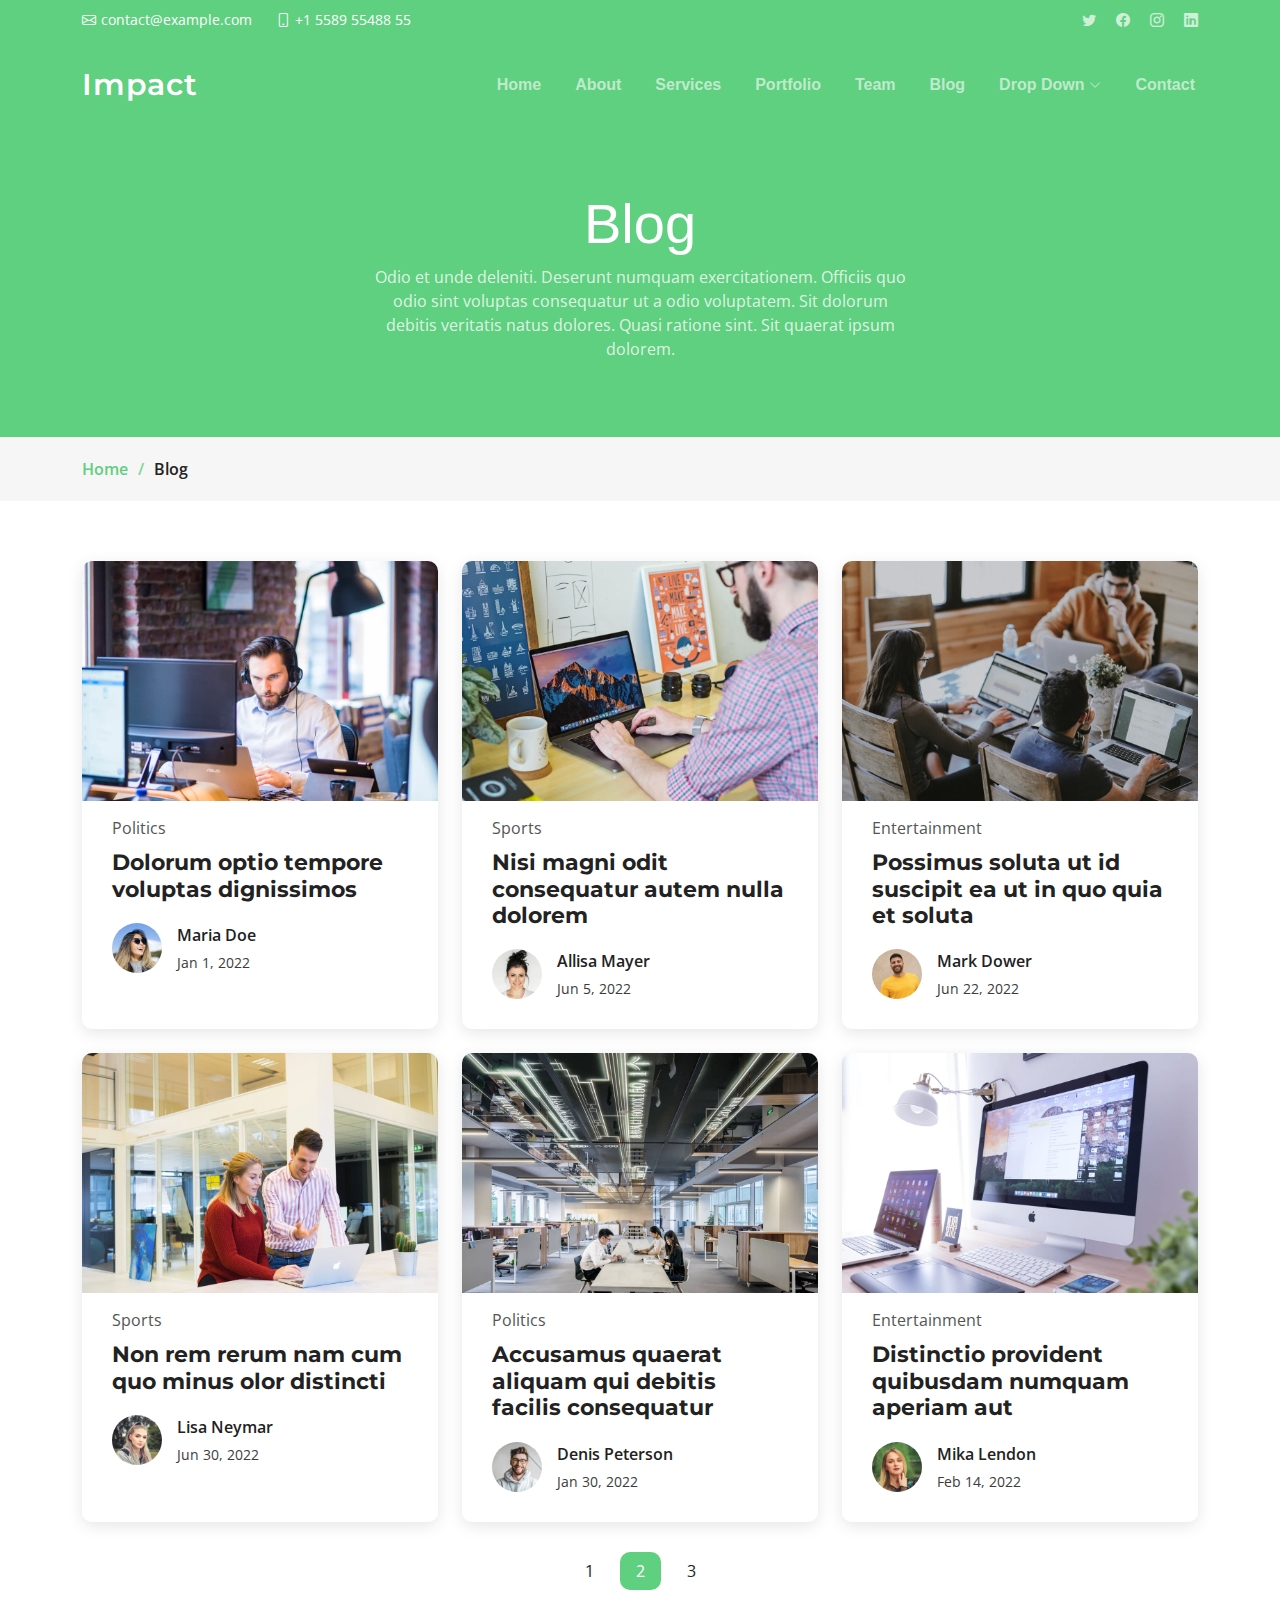
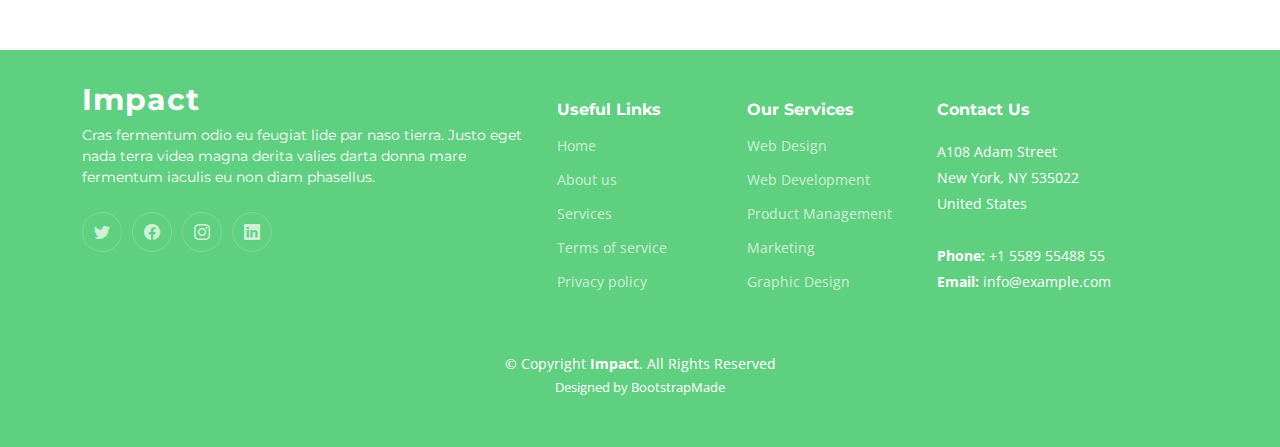
<file: blog.html>
<!DOCTYPE html>
<html lang="en">

<head>
  <meta charset="utf-8">
  <meta content="width=device-width, initial-scale=1.0" name="viewport">

  <title>Impact Bootstrap Template - Blog</title>
  <meta content="" name="description">
  <meta content="" name="keywords">

  <!-- Favicons -->
  <link href="assets/img/favicon.png" rel="icon">
  <link href="assets/img/apple-touch-icon.png" rel="apple-touch-icon">

  <!-- Google Fonts -->
  <link rel="preconnect" href="https://fonts.googleapis.com">
  <link rel="preconnect" href="https://fonts.gstatic.com" crossorigin>
  <link href="https://fonts.googleapis.com/css2?family=Open+Sans:ital,wght@0,300;0,400;0,500;0,600;0,700;1,300;1,400;1,600;1,700&family=Montserrat:ital,wght@0,300;0,400;0,500;0,600;0,700;1,300;1,400;1,500;1,600;1,700&family=Raleway:ital,wght@0,300;0,400;0,500;0,600;0,700;1,300;1,400;1,500;1,600;1,700&display=swap" rel="stylesheet">

  <!-- Vendor CSS Files -->
  <link href="assets/vendor/bootstrap/css/bootstrap.min.css" rel="stylesheet">
  <link href="assets/vendor/bootstrap-icons/bootstrap-icons.css" rel="stylesheet">
  <link href="assets/vendor/aos/aos.css" rel="stylesheet">
  <link href="assets/vendor/glightbox/css/glightbox.min.css" rel="stylesheet">
  <link href="assets/vendor/swiper/swiper-bundle.min.css" rel="stylesheet">

  <!-- Template Main CSS File -->
  <link href="assets/css/main.css" rel="stylesheet">

  <!-- =======================================================
  * Template Name: Impact
  * Updated: Jul 27 2023 with Bootstrap v5.3.1
  * Template URL: https://bootstrapmade.com/impact-bootstrap-business-website-template/
  * Author: BootstrapMade.com
  * License: https://bootstrapmade.com/license/
  ======================================================== -->
</head>

<body>

  <!-- ======= Header ======= -->
  <section id="topbar" class="topbar d-flex align-items-center">
    <div class="container d-flex justify-content-center justify-content-md-between">
      <div class="contact-info d-flex align-items-center">
        <i class="bi bi-envelope d-flex align-items-center"><a href="mailto:contact@example.com">contact@example.com</a></i>
        <i class="bi bi-phone d-flex align-items-center ms-4"><span>+1 5589 55488 55</span></i>
      </div>
      <div class="social-links d-none d-md-flex align-items-center">
        <a href="#" class="twitter"><i class="bi bi-twitter"></i></a>
        <a href="#" class="facebook"><i class="bi bi-facebook"></i></a>
        <a href="#" class="instagram"><i class="bi bi-instagram"></i></a>
        <a href="#" class="linkedin"><i class="bi bi-linkedin"></i></i></a>
      </div>
    </div>
  </section><!-- End Top Bar -->

  <header id="header" class="header d-flex align-items-center">

    <div class="container-fluid container-xl d-flex align-items-center justify-content-between">
      <a href="index.html" class="logo d-flex align-items-center">
        <!-- Uncomment the line below if you also wish to use an image logo -->
        <!-- <img src="assets/img/logo.png" alt=""> -->
        <h1>Impact<span>.</span></h1>
      </a>
      <nav id="navbar" class="navbar">
        <ul>
          <li><a href="#hero">Home</a></li>
          <li><a href="#about">About</a></li>
          <li><a href="#services">Services</a></li>
          <li><a href="#portfolio">Portfolio</a></li>
          <li><a href="#team">Team</a></li>
          <li><a href="blog.html">Blog</a></li>
          <li class="dropdown"><a href="#"><span>Drop Down</span> <i class="bi bi-chevron-down dropdown-indicator"></i></a>
            <ul>
              <li><a href="#">Drop Down 1</a></li>
              <li class="dropdown"><a href="#"><span>Deep Drop Down</span> <i class="bi bi-chevron-down dropdown-indicator"></i></a>
                <ul>
                  <li><a href="#">Deep Drop Down 1</a></li>
                  <li><a href="#">Deep Drop Down 2</a></li>
                  <li><a href="#">Deep Drop Down 3</a></li>
                  <li><a href="#">Deep Drop Down 4</a></li>
                  <li><a href="#">Deep Drop Down 5</a></li>
                </ul>
              </li>
              <li><a href="#">Drop Down 2</a></li>
              <li><a href="#">Drop Down 3</a></li>
              <li><a href="#">Drop Down 4</a></li>
            </ul>
          </li>
          <li><a href="#contact">Contact</a></li>
        </ul>
      </nav><!-- .navbar -->

      <i class="mobile-nav-toggle mobile-nav-show bi bi-list"></i>
      <i class="mobile-nav-toggle mobile-nav-hide d-none bi bi-x"></i>

    </div>
  </header><!-- End Header -->
  <!-- End Header -->

  <main id="main">

    <!-- ======= Breadcrumbs ======= -->
    <div class="breadcrumbs">
      <div class="page-header d-flex align-items-center" style="background-image: url('');">
        <div class="container position-relative">
          <div class="row d-flex justify-content-center">
            <div class="col-lg-6 text-center">
              <h2>Blog</h2>
              <p>Odio et unde deleniti. Deserunt numquam exercitationem. Officiis quo odio sint voluptas consequatur ut a odio voluptatem. Sit dolorum debitis veritatis natus dolores. Quasi ratione sint. Sit quaerat ipsum dolorem.</p>
            </div>
          </div>
        </div>
      </div>
      <nav>
        <div class="container">
          <ol>
            <li><a href="index.html">Home</a></li>
            <li>Blog</li>
          </ol>
        </div>
      </nav>
    </div><!-- End Breadcrumbs -->

    <!-- ======= Blog Section ======= -->
    <section id="blog" class="blog">
      <div class="container" data-aos="fade-up">

        <div class="row gy-4 posts-list">

          <div class="col-xl-4 col-md-6">
            <article>

              <div class="post-img">
                <img src="assets/img/blog/blog-1.jpg" alt="" class="img-fluid">
              </div>

              <p class="post-category">Politics</p>

              <h2 class="title">
                <a href="blog-details.html">Dolorum optio tempore voluptas dignissimos</a>
              </h2>

              <div class="d-flex align-items-center">
                <img src="assets/img/blog/blog-author.jpg" alt="" class="img-fluid post-author-img flex-shrink-0">
                <div class="post-meta">
                  <p class="post-author-list">Maria Doe</p>
                  <p class="post-date">
                    <time datetime="2022-01-01">Jan 1, 2022</time>
                  </p>
                </div>
              </div>

            </article>
          </div><!-- End post list item -->

          <div class="col-xl-4 col-md-6">
            <article>

              <div class="post-img">
                <img src="assets/img/blog/blog-2.jpg" alt="" class="img-fluid">
              </div>

              <p class="post-category">Sports</p>

              <h2 class="title">
                <a href="blog-details.html">Nisi magni odit consequatur autem nulla dolorem</a>
              </h2>

              <div class="d-flex align-items-center">
                <img src="assets/img/blog/blog-author-2.jpg" alt="" class="img-fluid post-author-img flex-shrink-0">
                <div class="post-meta">
                  <p class="post-author-list">Allisa Mayer</p>
                  <p class="post-date">
                    <time datetime="2022-01-01">Jun 5, 2022</time>
                  </p>
                </div>
              </div>

            </article>
          </div><!-- End post list item -->

          <div class="col-xl-4 col-md-6">
            <article>

              <div class="post-img">
                <img src="assets/img/blog/blog-3.jpg" alt="" class="img-fluid">
              </div>

              <p class="post-category">Entertainment</p>

              <h2 class="title">
                <a href="blog-details.html">Possimus soluta ut id suscipit ea ut in quo quia et soluta</a>
              </h2>

              <div class="d-flex align-items-center">
                <img src="assets/img/blog/blog-author-3.jpg" alt="" class="img-fluid post-author-img flex-shrink-0">
                <div class="post-meta">
                  <p class="post-author-list">Mark Dower</p>
                  <p class="post-date">
                    <time datetime="2022-01-01">Jun 22, 2022</time>
                  </p>
                </div>
              </div>

            </article>
          </div><!-- End post list item -->

          <div class="col-xl-4 col-md-6">
            <article>

              <div class="post-img">
                <img src="assets/img/blog/blog-4.jpg" alt="" class="img-fluid">
              </div>

              <p class="post-category">Sports</p>

              <h2 class="title">
                <a href="blog-details.html">Non rem rerum nam cum quo minus olor distincti</a>
              </h2>

              <div class="d-flex align-items-center">
                <img src="assets/img/blog/blog-author-4.jpg" alt="" class="img-fluid post-author-img flex-shrink-0">
                <div class="post-meta">
                  <p class="post-author-list">Lisa Neymar</p>
                  <p class="post-date">
                    <time datetime="2022-01-01">Jun 30, 2022</time>
                  </p>
                </div>
              </div>

            </article>
          </div><!-- End post list item -->

          <div class="col-xl-4 col-md-6">
            <article>

              <div class="post-img">
                <img src="assets/img/blog/blog-5.jpg" alt="" class="img-fluid">
              </div>

              <p class="post-category">Politics</p>

              <h2 class="title">
                <a href="blog-details.html">Accusamus quaerat aliquam qui debitis facilis consequatur</a>
              </h2>

              <div class="d-flex align-items-center">
                <img src="assets/img/blog/blog-author-5.jpg" alt="" class="img-fluid post-author-img flex-shrink-0">
                <div class="post-meta">
                  <p class="post-author-list">Denis Peterson</p>
                  <p class="post-date">
                    <time datetime="2022-01-01">Jan 30, 2022</time>
                  </p>
                </div>
              </div>

            </article>
          </div><!-- End post list item -->

          <div class="col-xl-4 col-md-6">
            <article>

              <div class="post-img">
                <img src="assets/img/blog/blog-6.jpg" alt="" class="img-fluid">
              </div>

              <p class="post-category">Entertainment</p>

              <h2 class="title">
                <a href="blog-details.html">Distinctio provident quibusdam numquam aperiam aut</a>
              </h2>

              <div class="d-flex align-items-center">
                <img src="assets/img/blog/blog-author-6.jpg" alt="" class="img-fluid post-author-img flex-shrink-0">
                <div class="post-meta">
                  <p class="post-author-list">Mika Lendon</p>
                  <p class="post-date">
                    <time datetime="2022-01-01">Feb 14, 2022</time>
                  </p>
                </div>
              </div>

            </article>
          </div><!-- End post list item -->

        </div><!-- End blog posts list -->

        <div class="blog-pagination">
          <ul class="justify-content-center">
            <li><a href="#">1</a></li>
            <li class="active"><a href="#">2</a></li>
            <li><a href="#">3</a></li>
          </ul>
        </div><!-- End blog pagination -->

      </div>
    </section><!-- End Blog Section -->

  </main><!-- End #main -->

  <!-- ======= Footer ======= -->
  <footer id="footer" class="footer">

    <div class="container">
      <div class="row gy-4">
        <div class="col-lg-5 col-md-12 footer-info">
          <a href="index.html" class="logo d-flex align-items-center">
            <span>Impact</span>
          </a>
          <p>Cras fermentum odio eu feugiat lide par naso tierra. Justo eget nada terra videa magna derita valies darta donna mare fermentum iaculis eu non diam phasellus.</p>
          <div class="social-links d-flex mt-4">
            <a href="#" class="twitter"><i class="bi bi-twitter"></i></a>
            <a href="#" class="facebook"><i class="bi bi-facebook"></i></a>
            <a href="#" class="instagram"><i class="bi bi-instagram"></i></a>
            <a href="#" class="linkedin"><i class="bi bi-linkedin"></i></a>
          </div>
        </div>

        <div class="col-lg-2 col-6 footer-links">
          <h4>Useful Links</h4>
          <ul>
            <li><a href="#">Home</a></li>
            <li><a href="#">About us</a></li>
            <li><a href="#">Services</a></li>
            <li><a href="#">Terms of service</a></li>
            <li><a href="#">Privacy policy</a></li>
          </ul>
        </div>

        <div class="col-lg-2 col-6 footer-links">
          <h4>Our Services</h4>
          <ul>
            <li><a href="#">Web Design</a></li>
            <li><a href="#">Web Development</a></li>
            <li><a href="#">Product Management</a></li>
            <li><a href="#">Marketing</a></li>
            <li><a href="#">Graphic Design</a></li>
          </ul>
        </div>

        <div class="col-lg-3 col-md-12 footer-contact text-center text-md-start">
          <h4>Contact Us</h4>
          <p>
            A108 Adam Street <br>
            New York, NY 535022<br>
            United States <br><br>
            <strong>Phone:</strong> +1 5589 55488 55<br>
            <strong>Email:</strong> info@example.com<br>
          </p>

        </div>

      </div>
    </div>

    <div class="container mt-4">
      <div class="copyright">
        &copy; Copyright <strong><span>Impact</span></strong>. All Rights Reserved
      </div>
      <div class="credits">
        <!-- All the links in the footer should remain intact. -->
        <!-- You can delete the links only if you purchased the pro version. -->
        <!-- Licensing information: https://bootstrapmade.com/license/ -->
        <!-- Purchase the pro version with working PHP/AJAX contact form: https://bootstrapmade.com/impact-bootstrap-business-website-template/ -->
        Designed by <a href="https://bootstrapmade.com/">BootstrapMade</a>
      </div>
    </div>

  </footer><!-- End Footer -->
  <!-- End Footer -->

  <a href="#" class="scroll-top d-flex align-items-center justify-content-center"><i class="bi bi-arrow-up-short"></i></a>

  <div id="preloader"></div>

  <!-- Vendor JS Files -->
  <script src="assets/vendor/bootstrap/js/bootstrap.bundle.min.js"></script>
  <script src="assets/vendor/aos/aos.js"></script>
  <script src="assets/vendor/glightbox/js/glightbox.min.js"></script>
  <script src="assets/vendor/purecounter/purecounter_vanilla.js"></script>
  <script src="assets/vendor/swiper/swiper-bundle.min.js"></script>
  <script src="assets/vendor/isotope-layout/isotope.pkgd.min.js"></script>
  <script src="assets/vendor/php-email-form/validate.js"></script>

  <!-- Template Main JS File -->
  <script src="assets/js/main.js"></script>

</body>

</html>
</file>
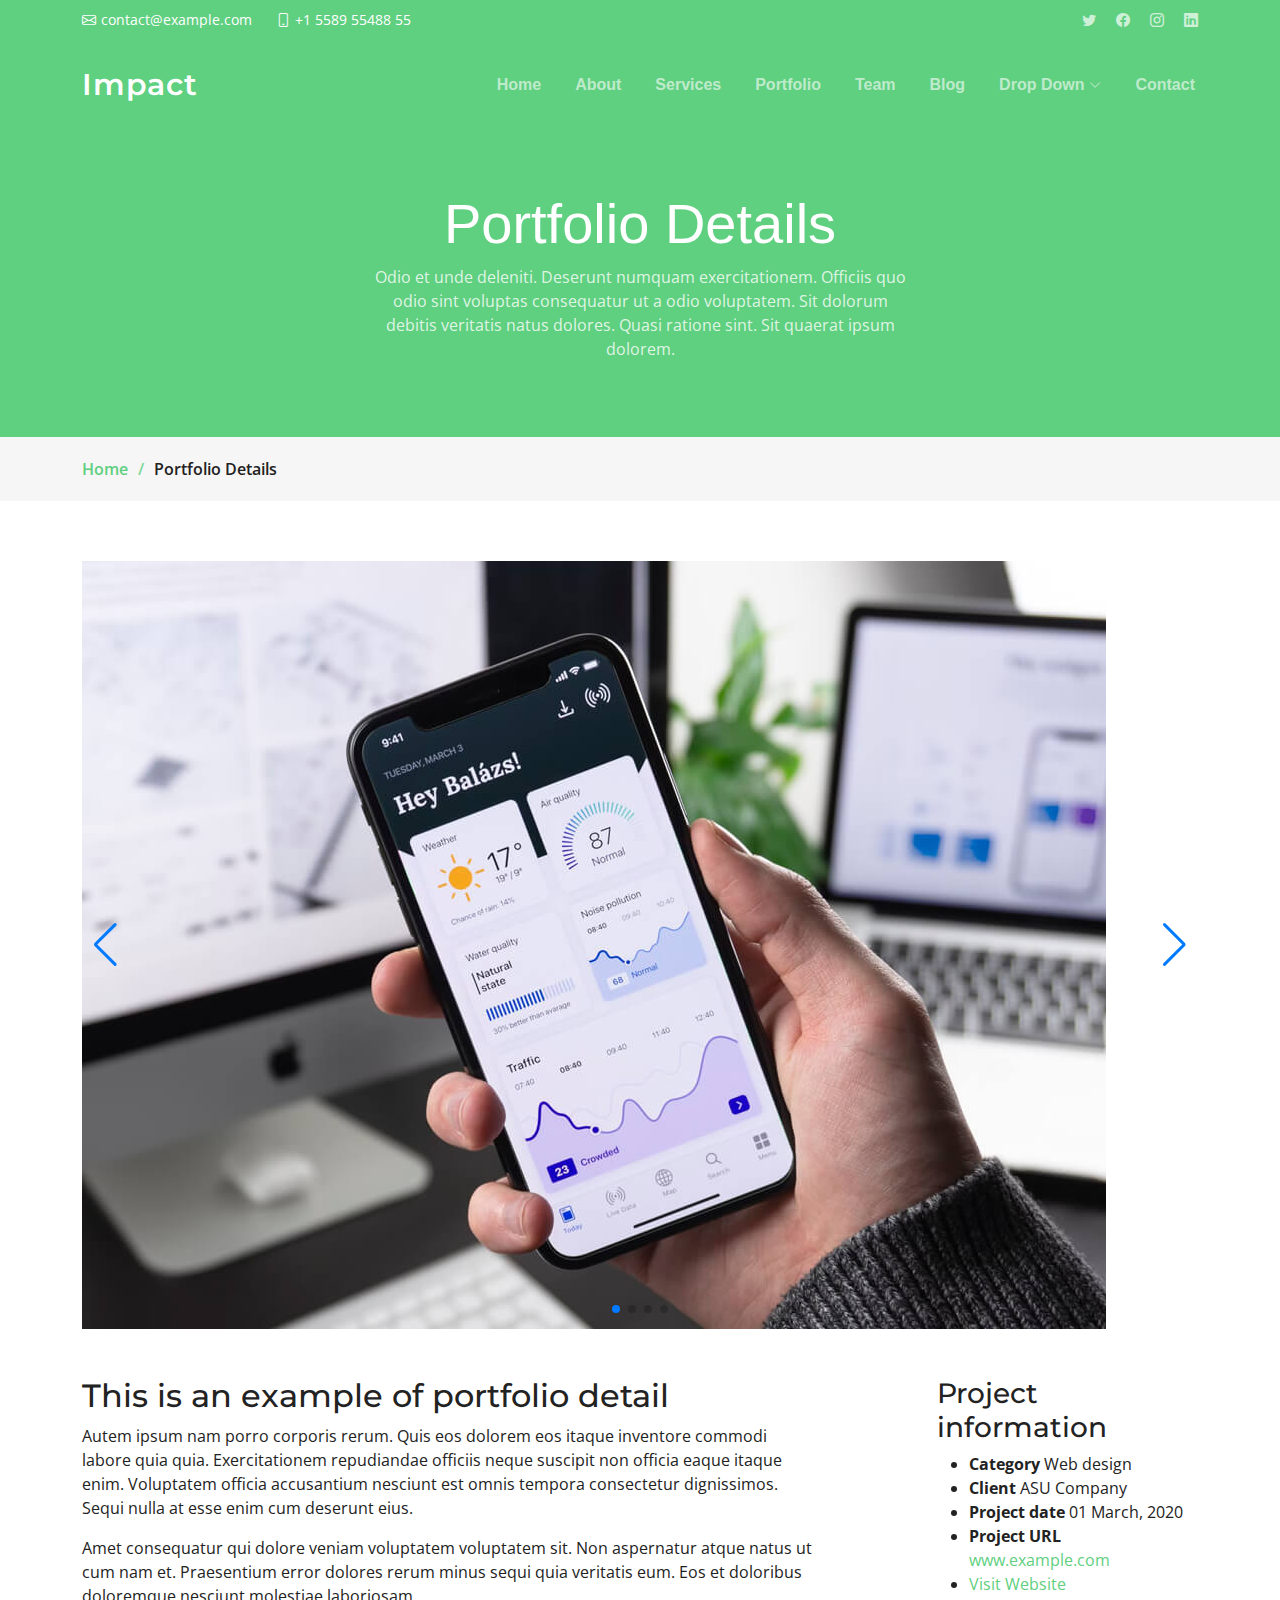
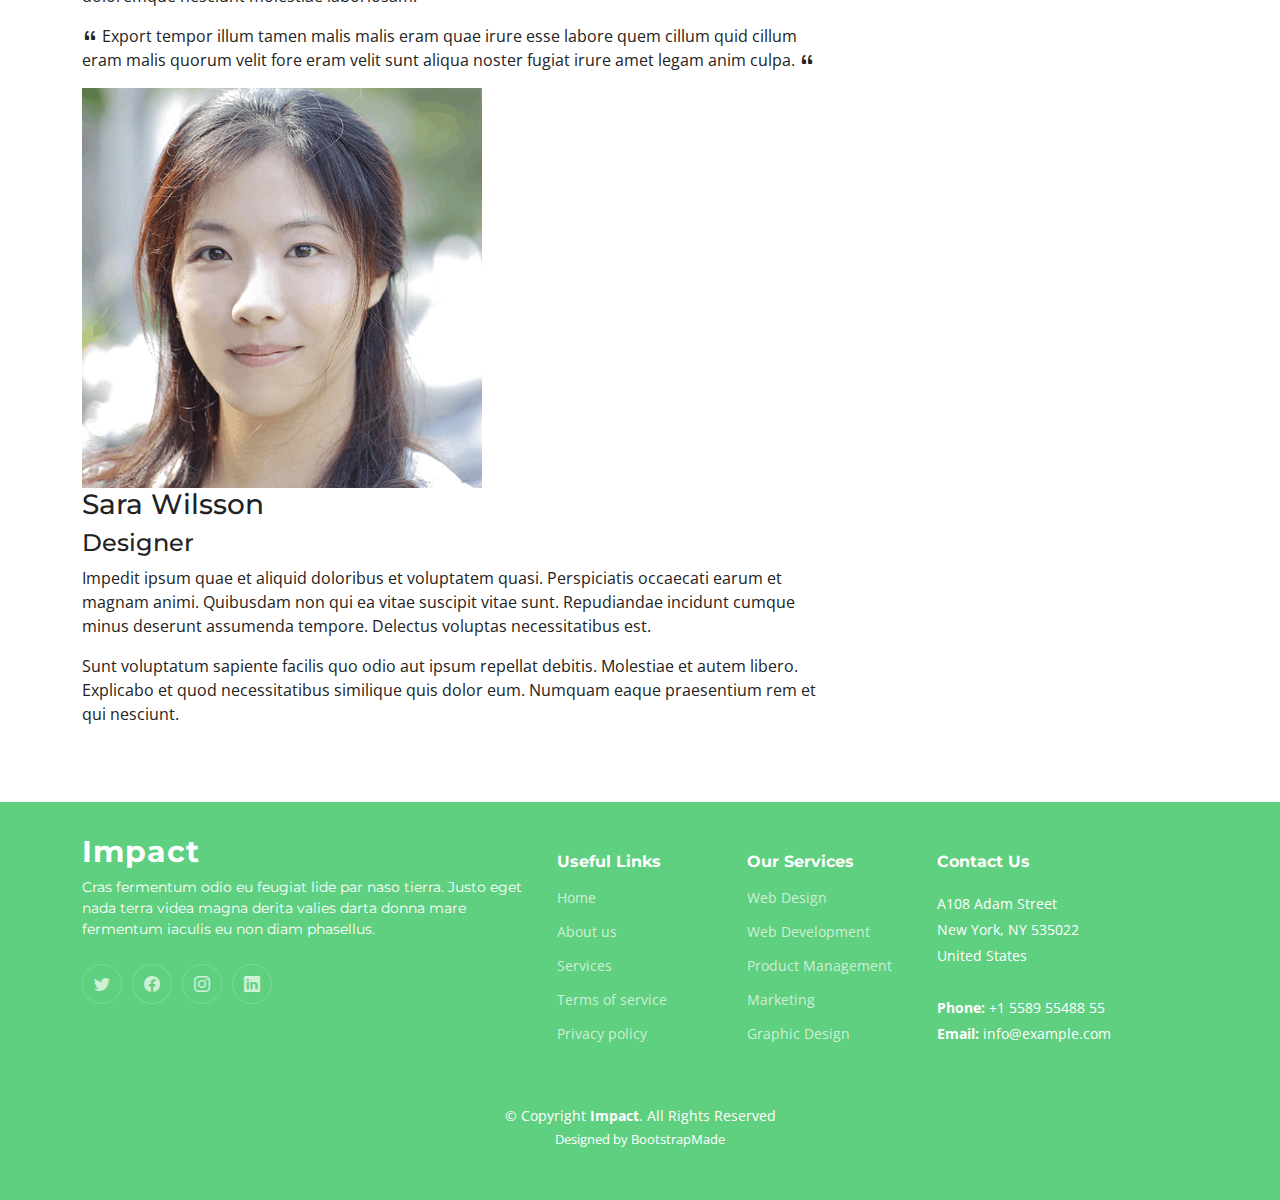
<file: portfolio-details.html>
<!DOCTYPE html>
<html lang="en">

<head>
  <meta charset="utf-8">
  <meta content="width=device-width, initial-scale=1.0" name="viewport">

  <title>Impact Bootstrap Template - Portfolio Details</title>
  <meta content="" name="description">
  <meta content="" name="keywords">

  <!-- Favicons -->
  <link href="assets/img/favicon.png" rel="icon">
  <link href="assets/img/apple-touch-icon.png" rel="apple-touch-icon">

  <!-- Google Fonts -->
  <link rel="preconnect" href="https://fonts.googleapis.com">
  <link rel="preconnect" href="https://fonts.gstatic.com" crossorigin>
  <link href="https://fonts.googleapis.com/css2?family=Open+Sans:ital,wght@0,300;0,400;0,500;0,600;0,700;1,300;1,400;1,600;1,700&family=Montserrat:ital,wght@0,300;0,400;0,500;0,600;0,700;1,300;1,400;1,500;1,600;1,700&family=Raleway:ital,wght@0,300;0,400;0,500;0,600;0,700;1,300;1,400;1,500;1,600;1,700&display=swap" rel="stylesheet">

  <!-- Vendor CSS Files -->
  <link href="assets/vendor/bootstrap/css/bootstrap.min.css" rel="stylesheet">
  <link href="assets/vendor/bootstrap-icons/bootstrap-icons.css" rel="stylesheet">
  <link href="assets/vendor/aos/aos.css" rel="stylesheet">
  <link href="assets/vendor/glightbox/css/glightbox.min.css" rel="stylesheet">
  <link href="assets/vendor/swiper/swiper-bundle.min.css" rel="stylesheet">

  <!-- Template Main CSS File -->
  <link href="assets/css/main.css" rel="stylesheet">

  <!-- =======================================================
  * Template Name: Impact
  * Updated: Jul 27 2023 with Bootstrap v5.3.1
  * Template URL: https://bootstrapmade.com/impact-bootstrap-business-website-template/
  * Author: BootstrapMade.com
  * License: https://bootstrapmade.com/license/
  ======================================================== -->
</head>

<body>

  <!-- ======= Header ======= -->
  <section id="topbar" class="topbar d-flex align-items-center">
    <div class="container d-flex justify-content-center justify-content-md-between">
      <div class="contact-info d-flex align-items-center">
        <i class="bi bi-envelope d-flex align-items-center"><a href="mailto:contact@example.com">contact@example.com</a></i>
        <i class="bi bi-phone d-flex align-items-center ms-4"><span>+1 5589 55488 55</span></i>
      </div>
      <div class="social-links d-none d-md-flex align-items-center">
        <a href="#" class="twitter"><i class="bi bi-twitter"></i></a>
        <a href="#" class="facebook"><i class="bi bi-facebook"></i></a>
        <a href="#" class="instagram"><i class="bi bi-instagram"></i></a>
        <a href="#" class="linkedin"><i class="bi bi-linkedin"></i></i></a>
      </div>
    </div>
  </section><!-- End Top Bar -->

  <header id="header" class="header d-flex align-items-center">

    <div class="container-fluid container-xl d-flex align-items-center justify-content-between">
      <a href="index.html" class="logo d-flex align-items-center">
        <!-- Uncomment the line below if you also wish to use an image logo -->
        <!-- <img src="assets/img/logo.png" alt=""> -->
        <h1>Impact<span>.</span></h1>
      </a>
      <nav id="navbar" class="navbar">
        <ul>
          <li><a href="#hero">Home</a></li>
          <li><a href="#about">About</a></li>
          <li><a href="#services">Services</a></li>
          <li><a href="#portfolio">Portfolio</a></li>
          <li><a href="#team">Team</a></li>
          <li><a href="blog.html">Blog</a></li>
          <li class="dropdown"><a href="#"><span>Drop Down</span> <i class="bi bi-chevron-down dropdown-indicator"></i></a>
            <ul>
              <li><a href="#">Drop Down 1</a></li>
              <li class="dropdown"><a href="#"><span>Deep Drop Down</span> <i class="bi bi-chevron-down dropdown-indicator"></i></a>
                <ul>
                  <li><a href="#">Deep Drop Down 1</a></li>
                  <li><a href="#">Deep Drop Down 2</a></li>
                  <li><a href="#">Deep Drop Down 3</a></li>
                  <li><a href="#">Deep Drop Down 4</a></li>
                  <li><a href="#">Deep Drop Down 5</a></li>
                </ul>
              </li>
              <li><a href="#">Drop Down 2</a></li>
              <li><a href="#">Drop Down 3</a></li>
              <li><a href="#">Drop Down 4</a></li>
            </ul>
          </li>
          <li><a href="#contact">Contact</a></li>
        </ul>
      </nav><!-- .navbar -->

      <i class="mobile-nav-toggle mobile-nav-show bi bi-list"></i>
      <i class="mobile-nav-toggle mobile-nav-hide d-none bi bi-x"></i>

    </div>
  </header><!-- End Header -->
  <!-- End Header -->

  <main id="main">

    <!-- ======= Breadcrumbs ======= -->
    <div class="breadcrumbs">
      <div class="page-header d-flex align-items-center" style="background-image: url('');">
        <div class="container position-relative">
          <div class="row d-flex justify-content-center">
            <div class="col-lg-6 text-center">
              <h2>Portfolio Details</h2>
              <p>Odio et unde deleniti. Deserunt numquam exercitationem. Officiis quo odio sint voluptas consequatur ut a odio voluptatem. Sit dolorum debitis veritatis natus dolores. Quasi ratione sint. Sit quaerat ipsum dolorem.</p>
            </div>
          </div>
        </div>
      </div>
      <nav>
        <div class="container">
          <ol>
            <li><a href="index.html">Home</a></li>
            <li>Portfolio Details</li>
          </ol>
        </div>
      </nav>
    </div><!-- End Breadcrumbs -->

    <!-- ======= Portfolio Details Section ======= -->
    <section id="portfolio-details" class="portfolio-details">
      <div class="container" data-aos="fade-up">

        <div class="position-relative h-100">
          <div class="slides-1 portfolio-details-slider swiper">
            <div class="swiper-wrapper align-items-center">

              <div class="swiper-slide">
                <img src="assets/img/portfolio/app-1.jpg" alt="">
              </div>

              <div class="swiper-slide">
                <img src="assets/img/portfolio/product-1.jpg" alt="">
              </div>

              <div class="swiper-slide">
                <img src="assets/img/portfolio/branding-1.jpg" alt="">
              </div>

              <div class="swiper-slide">
                <img src="assets/img/portfolio/books-1.jpg" alt="">
              </div>

            </div>
            <div class="swiper-pagination"></div>
          </div>
          <div class="swiper-button-prev"></div>
          <div class="swiper-button-next"></div>

        </div>

        <div class="row justify-content-between gy-4 mt-4">

          <div class="col-lg-8">
            <div class="portfolio-description">
              <h2>This is an example of portfolio detail</h2>
              <p>
                Autem ipsum nam porro corporis rerum. Quis eos dolorem eos itaque inventore commodi labore quia quia. Exercitationem repudiandae officiis neque suscipit non officia eaque itaque enim. Voluptatem officia accusantium nesciunt est omnis tempora consectetur dignissimos. Sequi nulla at esse enim cum deserunt eius.
              </p>
              <p>
                Amet consequatur qui dolore veniam voluptatem voluptatem sit. Non aspernatur atque natus ut cum nam et. Praesentium error dolores rerum minus sequi quia veritatis eum. Eos et doloribus doloremque nesciunt molestiae laboriosam.
              </p>

              <div class="testimonial-item">
                <p>
                  <i class="bi bi-quote quote-icon-left"></i>
                  Export tempor illum tamen malis malis eram quae irure esse labore quem cillum quid cillum eram malis quorum velit fore eram velit sunt aliqua noster fugiat irure amet legam anim culpa.
                  <i class="bi bi-quote quote-icon-right"></i>
                </p>
                <div>
                  <img src="assets/img/testimonials/testimonials-2.jpg" class="testimonial-img" alt="">
                  <h3>Sara Wilsson</h3>
                  <h4>Designer</h4>
                </div>
              </div>

              <p>
                Impedit ipsum quae et aliquid doloribus et voluptatem quasi. Perspiciatis occaecati earum et magnam animi. Quibusdam non qui ea vitae suscipit vitae sunt. Repudiandae incidunt cumque minus deserunt assumenda tempore. Delectus voluptas necessitatibus est.

              <p>
                Sunt voluptatum sapiente facilis quo odio aut ipsum repellat debitis. Molestiae et autem libero. Explicabo et quod necessitatibus similique quis dolor eum. Numquam eaque praesentium rem et qui nesciunt.
              </p>

            </div>
          </div>

          <div class="col-lg-3">
            <div class="portfolio-info">
              <h3>Project information</h3>
              <ul>
                <li><strong>Category</strong> <span>Web design</span></li>
                <li><strong>Client</strong> <span>ASU Company</span></li>
                <li><strong>Project date</strong> <span>01 March, 2020</span></li>
                <li><strong>Project URL</strong> <a href="#">www.example.com</a></li>
                <li><a href="#" class="btn-visit align-self-start">Visit Website</a></li>
              </ul>
            </div>
          </div>

        </div>

      </div>
    </section><!-- End Portfolio Details Section -->

  </main><!-- End #main -->

  <!-- ======= Footer ======= -->
  <footer id="footer" class="footer">

    <div class="container">
      <div class="row gy-4">
        <div class="col-lg-5 col-md-12 footer-info">
          <a href="index.html" class="logo d-flex align-items-center">
            <span>Impact</span>
          </a>
          <p>Cras fermentum odio eu feugiat lide par naso tierra. Justo eget nada terra videa magna derita valies darta donna mare fermentum iaculis eu non diam phasellus.</p>
          <div class="social-links d-flex mt-4">
            <a href="#" class="twitter"><i class="bi bi-twitter"></i></a>
            <a href="#" class="facebook"><i class="bi bi-facebook"></i></a>
            <a href="#" class="instagram"><i class="bi bi-instagram"></i></a>
            <a href="#" class="linkedin"><i class="bi bi-linkedin"></i></a>
          </div>
        </div>

        <div class="col-lg-2 col-6 footer-links">
          <h4>Useful Links</h4>
          <ul>
            <li><a href="#">Home</a></li>
            <li><a href="#">About us</a></li>
            <li><a href="#">Services</a></li>
            <li><a href="#">Terms of service</a></li>
            <li><a href="#">Privacy policy</a></li>
          </ul>
        </div>

        <div class="col-lg-2 col-6 footer-links">
          <h4>Our Services</h4>
          <ul>
            <li><a href="#">Web Design</a></li>
            <li><a href="#">Web Development</a></li>
            <li><a href="#">Product Management</a></li>
            <li><a href="#">Marketing</a></li>
            <li><a href="#">Graphic Design</a></li>
          </ul>
        </div>

        <div class="col-lg-3 col-md-12 footer-contact text-center text-md-start">
          <h4>Contact Us</h4>
          <p>
            A108 Adam Street <br>
            New York, NY 535022<br>
            United States <br><br>
            <strong>Phone:</strong> +1 5589 55488 55<br>
            <strong>Email:</strong> info@example.com<br>
          </p>

        </div>

      </div>
    </div>

    <div class="container mt-4">
      <div class="copyright">
        &copy; Copyright <strong><span>Impact</span></strong>. All Rights Reserved
      </div>
      <div class="credits">
        <!-- All the links in the footer should remain intact. -->
        <!-- You can delete the links only if you purchased the pro version. -->
        <!-- Licensing information: https://bootstrapmade.com/license/ -->
        <!-- Purchase the pro version with working PHP/AJAX contact form: https://bootstrapmade.com/impact-bootstrap-business-website-template/ -->
        Designed by <a href="https://bootstrapmade.com/">BootstrapMade</a>
      </div>
    </div>

  </footer><!-- End Footer -->
  <!-- End Footer -->

  <a href="#" class="scroll-top d-flex align-items-center justify-content-center"><i class="bi bi-arrow-up-short"></i></a>

  <div id="preloader"></div>

  <!-- Vendor JS Files -->
  <script src="assets/vendor/bootstrap/js/bootstrap.bundle.min.js"></script>
  <script src="assets/vendor/aos/aos.js"></script>
  <script src="assets/vendor/glightbox/js/glightbox.min.js"></script>
  <script src="assets/vendor/purecounter/purecounter_vanilla.js"></script>
  <script src="assets/vendor/swiper/swiper-bundle.min.js"></script>
  <script src="assets/vendor/isotope-layout/isotope.pkgd.min.js"></script>
  <script src="assets/vendor/php-email-form/validate.js"></script>

  <!-- Template Main JS File -->
  <script src="assets/js/main.js"></script>

</body>

</html>
</file>
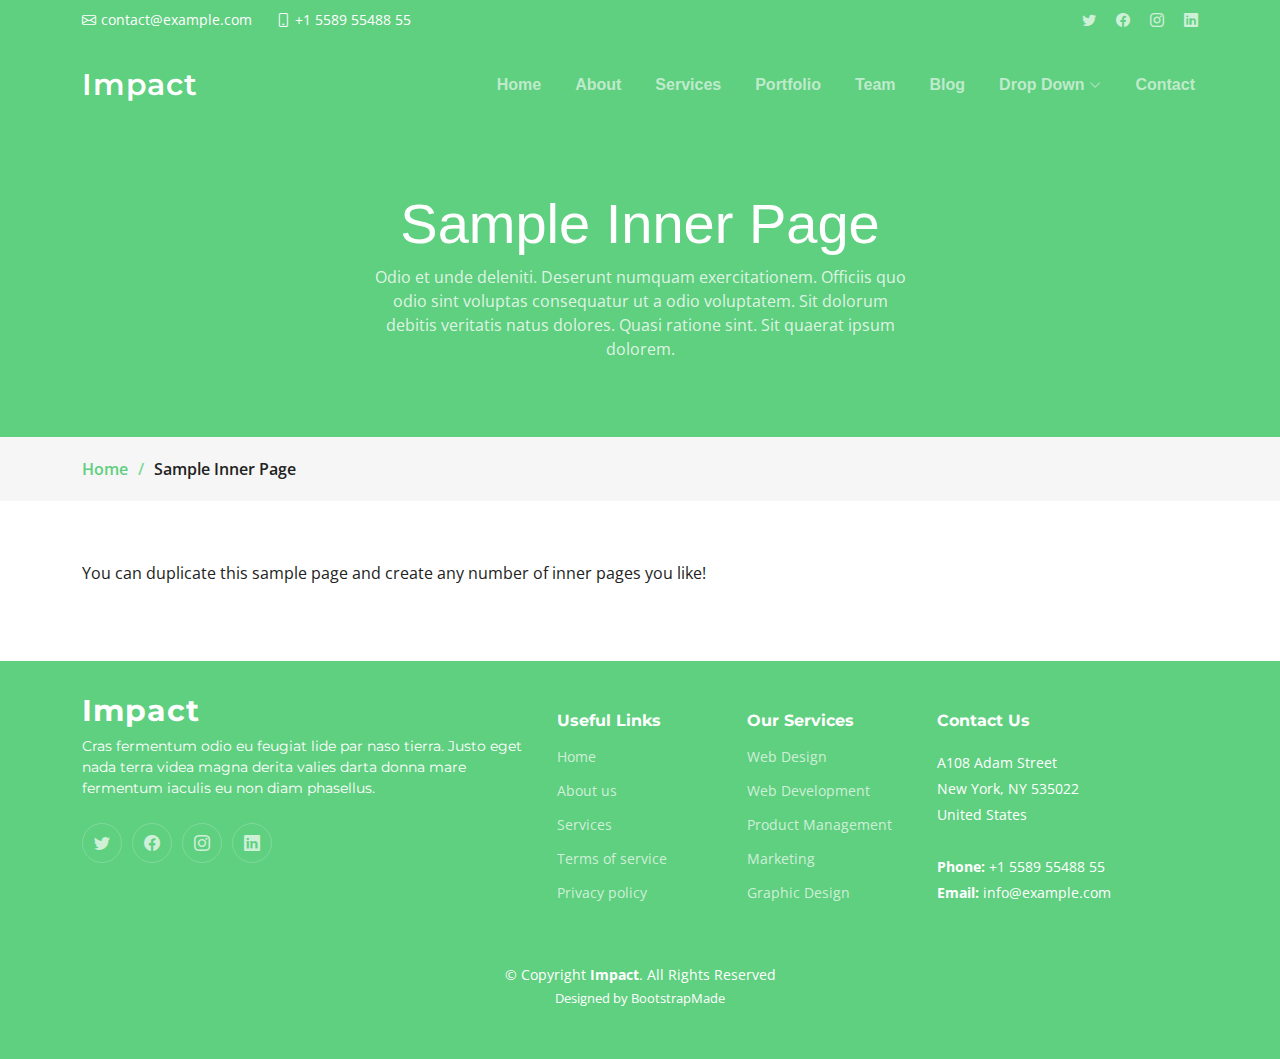
<file: sample-inner-page.html>
<!DOCTYPE html>
<html lang="en">

<head>
  <meta charset="utf-8">
  <meta content="width=device-width, initial-scale=1.0" name="viewport">

  <title>[Template] Sample Inner Page</title>
  <meta content="" name="description">
  <meta content="" name="keywords">

  <!-- Favicons -->
  <link href="assets/img/favicon.png" rel="icon">
  <link href="assets/img/apple-touch-icon.png" rel="apple-touch-icon">

  <!-- Google Fonts -->
  <link rel="preconnect" href="https://fonts.googleapis.com">
  <link rel="preconnect" href="https://fonts.gstatic.com" crossorigin>
  <link href="https://fonts.googleapis.com/css2?family=Open+Sans:ital,wght@0,300;0,400;0,500;0,600;0,700;1,300;1,400;1,600;1,700&family=Montserrat:ital,wght@0,300;0,400;0,500;0,600;0,700;1,300;1,400;1,500;1,600;1,700&family=Raleway:ital,wght@0,300;0,400;0,500;0,600;0,700;1,300;1,400;1,500;1,600;1,700&display=swap" rel="stylesheet">

  <!-- Vendor CSS Files -->
  <link href="assets/vendor/bootstrap/css/bootstrap.min.css" rel="stylesheet">
  <link href="assets/vendor/bootstrap-icons/bootstrap-icons.css" rel="stylesheet">
  <link href="assets/vendor/aos/aos.css" rel="stylesheet">
  <link href="assets/vendor/glightbox/css/glightbox.min.css" rel="stylesheet">
  <link href="assets/vendor/swiper/swiper-bundle.min.css" rel="stylesheet">

  <!-- Template Main CSS File -->
  <link href="assets/css/main.css" rel="stylesheet">

  <!-- =======================================================
  * Template Name: Impact
  * Updated: Jul 27 2023 with Bootstrap v5.3.1
  * Template URL: https://bootstrapmade.com/impact-bootstrap-business-website-template/
  * Author: BootstrapMade.com
  * License: https://bootstrapmade.com/license/
  ======================================================== -->
</head>

<body>

  <!-- ======= Header ======= -->
  <section id="topbar" class="topbar d-flex align-items-center">
    <div class="container d-flex justify-content-center justify-content-md-between">
      <div class="contact-info d-flex align-items-center">
        <i class="bi bi-envelope d-flex align-items-center"><a href="mailto:contact@example.com">contact@example.com</a></i>
        <i class="bi bi-phone d-flex align-items-center ms-4"><span>+1 5589 55488 55</span></i>
      </div>
      <div class="social-links d-none d-md-flex align-items-center">
        <a href="#" class="twitter"><i class="bi bi-twitter"></i></a>
        <a href="#" class="facebook"><i class="bi bi-facebook"></i></a>
        <a href="#" class="instagram"><i class="bi bi-instagram"></i></a>
        <a href="#" class="linkedin"><i class="bi bi-linkedin"></i></i></a>
      </div>
    </div>
  </section><!-- End Top Bar -->

  <header id="header" class="header d-flex align-items-center">

    <div class="container-fluid container-xl d-flex align-items-center justify-content-between">
      <a href="index.html" class="logo d-flex align-items-center">
        <!-- Uncomment the line below if you also wish to use an image logo -->
        <!-- <img src="assets/img/logo.png" alt=""> -->
        <h1>Impact<span>.</span></h1>
      </a>
      <nav id="navbar" class="navbar">
        <ul>
          <li><a href="#hero">Home</a></li>
          <li><a href="#about">About</a></li>
          <li><a href="#services">Services</a></li>
          <li><a href="#portfolio">Portfolio</a></li>
          <li><a href="#team">Team</a></li>
          <li><a href="blog.html">Blog</a></li>
          <li class="dropdown"><a href="#"><span>Drop Down</span> <i class="bi bi-chevron-down dropdown-indicator"></i></a>
            <ul>
              <li><a href="#">Drop Down 1</a></li>
              <li class="dropdown"><a href="#"><span>Deep Drop Down</span> <i class="bi bi-chevron-down dropdown-indicator"></i></a>
                <ul>
                  <li><a href="#">Deep Drop Down 1</a></li>
                  <li><a href="#">Deep Drop Down 2</a></li>
                  <li><a href="#">Deep Drop Down 3</a></li>
                  <li><a href="#">Deep Drop Down 4</a></li>
                  <li><a href="#">Deep Drop Down 5</a></li>
                </ul>
              </li>
              <li><a href="#">Drop Down 2</a></li>
              <li><a href="#">Drop Down 3</a></li>
              <li><a href="#">Drop Down 4</a></li>
            </ul>
          </li>
          <li><a href="#contact">Contact</a></li>
        </ul>
      </nav><!-- .navbar -->

      <i class="mobile-nav-toggle mobile-nav-show bi bi-list"></i>
      <i class="mobile-nav-toggle mobile-nav-hide d-none bi bi-x"></i>

    </div>
  </header><!-- End Header -->
  <!-- End Header -->

  <main id="main">

    <!-- ======= Breadcrumbs ======= -->
    <div class="breadcrumbs">
      <div class="page-header d-flex align-items-center" style="background-image: url('');">
        <div class="container position-relative">
          <div class="row d-flex justify-content-center">
            <div class="col-lg-6 text-center">
              <h2>Sample Inner Page</h2>
              <p>Odio et unde deleniti. Deserunt numquam exercitationem. Officiis quo odio sint voluptas consequatur ut a odio voluptatem. Sit dolorum debitis veritatis natus dolores. Quasi ratione sint. Sit quaerat ipsum dolorem.</p>
            </div>
          </div>
        </div>
      </div>
      <nav>
        <div class="container">
          <ol>
            <li><a href="index.html">Home</a></li>
            <li>Sample Inner Page</li>
          </ol>
        </div>
      </nav>
    </div><!-- End Breadcrumbs -->

    <section class="sample-page">
      <div class="container" data-aos="fade-up">

        <p>
          You can duplicate this sample page and create any number of inner pages you like!
        </p>

      </div>
    </section>

  </main><!-- End #main -->

  <!-- ======= Footer ======= -->
  <footer id="footer" class="footer">

    <div class="container">
      <div class="row gy-4">
        <div class="col-lg-5 col-md-12 footer-info">
          <a href="index.html" class="logo d-flex align-items-center">
            <span>Impact</span>
          </a>
          <p>Cras fermentum odio eu feugiat lide par naso tierra. Justo eget nada terra videa magna derita valies darta donna mare fermentum iaculis eu non diam phasellus.</p>
          <div class="social-links d-flex mt-4">
            <a href="#" class="twitter"><i class="bi bi-twitter"></i></a>
            <a href="#" class="facebook"><i class="bi bi-facebook"></i></a>
            <a href="#" class="instagram"><i class="bi bi-instagram"></i></a>
            <a href="#" class="linkedin"><i class="bi bi-linkedin"></i></a>
          </div>
        </div>

        <div class="col-lg-2 col-6 footer-links">
          <h4>Useful Links</h4>
          <ul>
            <li><a href="#">Home</a></li>
            <li><a href="#">About us</a></li>
            <li><a href="#">Services</a></li>
            <li><a href="#">Terms of service</a></li>
            <li><a href="#">Privacy policy</a></li>
          </ul>
        </div>

        <div class="col-lg-2 col-6 footer-links">
          <h4>Our Services</h4>
          <ul>
            <li><a href="#">Web Design</a></li>
            <li><a href="#">Web Development</a></li>
            <li><a href="#">Product Management</a></li>
            <li><a href="#">Marketing</a></li>
            <li><a href="#">Graphic Design</a></li>
          </ul>
        </div>

        <div class="col-lg-3 col-md-12 footer-contact text-center text-md-start">
          <h4>Contact Us</h4>
          <p>
            A108 Adam Street <br>
            New York, NY 535022<br>
            United States <br><br>
            <strong>Phone:</strong> +1 5589 55488 55<br>
            <strong>Email:</strong> info@example.com<br>
          </p>

        </div>

      </div>
    </div>

    <div class="container mt-4">
      <div class="copyright">
        &copy; Copyright <strong><span>Impact</span></strong>. All Rights Reserved
      </div>
      <div class="credits">
        <!-- All the links in the footer should remain intact. -->
        <!-- You can delete the links only if you purchased the pro version. -->
        <!-- Licensing information: https://bootstrapmade.com/license/ -->
        <!-- Purchase the pro version with working PHP/AJAX contact form: https://bootstrapmade.com/impact-bootstrap-business-website-template/ -->
        Designed by <a href="https://bootstrapmade.com/">BootstrapMade</a>
      </div>
    </div>

  </footer><!-- End Footer -->
  <!-- End Footer -->

  <a href="#" class="scroll-top d-flex align-items-center justify-content-center"><i class="bi bi-arrow-up-short"></i></a>

  <div id="preloader"></div>

  <!-- Vendor JS Files -->
  <script src="assets/vendor/bootstrap/js/bootstrap.bundle.min.js"></script>
  <script src="assets/vendor/aos/aos.js"></script>
  <script src="assets/vendor/glightbox/js/glightbox.min.js"></script>
  <script src="assets/vendor/purecounter/purecounter_vanilla.js"></script>
  <script src="assets/vendor/swiper/swiper-bundle.min.js"></script>
  <script src="assets/vendor/isotope-layout/isotope.pkgd.min.js"></script>
  <script src="assets/vendor/php-email-form/validate.js"></script>

  <!-- Template Main JS File -->
  <script src="assets/js/main.js"></script>

</body>

</html>
</file>
<file: assets/css/main.css>
/**
* Template Name: Impact
* Updated: Jul 27 2023 with Bootstrap v5.3.1
* Template URL: https://bootstrapmade.com/impact-bootstrap-business-website-template/
* Author: BootstrapMade.com
* License: https://bootstrapmade.com/license/
*/

/*--------------------------------------------------------------
# Set main reusable colors and fonts using CSS variables
# Learn more about CSS variables at https://developer.mozilla.org/en-US/docs/Web/CSS/Using_CSS_custom_properties
--------------------------------------------------------------*/
/* Fonts */
:root {
  --font-default: "Open Sans", system-ui, -apple-system, "Segoe UI", Roboto, "Helvetica Neue", Arial, "Noto Sans", "Liberation Sans", sans-serif, "Apple Color Emoji", "Segoe UI Emoji", "Segoe UI Symbol", "Noto Color Emoji";
  --font-primary: "Montserrat", sans-serif;
  --font-secondary: "Poppins", sans-serif;
}

/* Colors */
:root {
  --color-default: #222222;
  --color-primary: #5fcf80;
  --color-secondary: #7ed899;
}

/* Smooth scroll behavior */
:root {
  scroll-behavior: smooth;
}

/*--------------------------------------------------------------
# General
--------------------------------------------------------------*/
body {
  font-family: var(--font-default);
  color: var(--color-default);
}

a {
  color: var(--color-primary);
  text-decoration: none;
}

a:hover {
  color: #86db9f;
  text-decoration: none;
}

h1,
h2,
h3,
h4,
h5,
h6 {
  font-family: var(--font-primary);
}

/*--------------------------------------------------------------
# Sections & Section Header
--------------------------------------------------------------*/
section {
  padding: 60px 0;
  overflow: hidden;
}

.sections-bg {
  background-color: #f6f6f6;
}

.section-header {
  text-align: center;
  padding-bottom: 60px;
}

.section-header h2 {
  font-size: 32px;
  font-weight: 600;
  margin-bottom: 20px;
  padding-bottom: 20px;
  position: relative;
}

.section-header h2:after {
  content: "";
  position: absolute;
  display: block;
  width: 50px;
  height: 3px;
  background: var(--color-primary);
  left: 0;
  right: 0;
  bottom: 0;
  margin: auto;
}

.section-header p {
  margin-bottom: 0;
  color: #6f6f6f;
}

/*--------------------------------------------------------------
# Breadcrumbs
--------------------------------------------------------------*/
.breadcrumbs .page-header {
  padding: 60px 0 60px 0;
  min-height: 20vh;
  position: relative;
  background-color: var(--color-primary);
}

.breadcrumbs .page-header h2 {
  font-size: 56px;
  font-weight: 500;
  color: #fff;
  font-family: var(--font-secondary);
}

.breadcrumbs .page-header p {
  color: rgba(255, 255, 255, 0.8);
}

.breadcrumbs nav {
  background-color: #f6f6f6;
  padding: 20px 0;
}

.breadcrumbs nav ol {
  display: flex;
  flex-wrap: wrap;
  list-style: none;
  margin: 0;
  padding: 0;
  font-size: 16px;
  font-weight: 600;
  color: var(--color-default);
}

.breadcrumbs nav ol a {
  color: var(--color-primary);
  transition: 0.3s;
}

.breadcrumbs nav ol a:hover {
  text-decoration: underline;
}

.breadcrumbs nav ol li+li {
  padding-left: 10px;
}

.breadcrumbs nav ol li+li::before {
  display: inline-block;
  padding-right: 10px;
  color: var(--color-secondary);
  content: "/";
}

/*--------------------------------------------------------------
# Scroll top button
--------------------------------------------------------------*/
.scroll-top {
  position: fixed;
  visibility: hidden;
  opacity: 0;
  right: 15px;
  bottom: -15px;
  z-index: 99999;
  background: var(--color-secondary);
  width: 44px;
  height: 44px;
  border-radius: 50px;
  transition: all 0.4s;
}

.scroll-top i {
  font-size: 24px;
  color: #fff;
  line-height: 0;
}

.scroll-top:hover {
  background: rgba(248, 90, 64, 0.8);
  color: #fff;
}

.scroll-top.active {
  visibility: visible;
  opacity: 1;
  bottom: 15px;
}

/*--------------------------------------------------------------
# Preloader
--------------------------------------------------------------*/
#preloader {
  position: fixed;
  inset: 0;
  z-index: 999999;
  overflow: hidden;
  background: #fff;
  transition: all 0.6s ease-out;
}

#preloader:before {
  content: "";
  position: fixed;
  top: calc(50% - 30px);
  left: calc(50% - 30px);
  border: 6px solid #fff;
  border-color: var(--color-primary) transparent var(--color-primary) transparent;
  border-radius: 50%;
  width: 60px;
  height: 60px;
  animation: animate-preloader 1.5s linear infinite;
}

@keyframes animate-preloader {
  0% {
    transform: rotate(0deg);
  }

  100% {
    transform: rotate(360deg);
  }
}

/*--------------------------------------------------------------
# Disable aos animation delay on mobile devices
--------------------------------------------------------------*/
@media screen and (max-width: 768px) {
  [data-aos-delay] {
    transition-delay: 0 !important;
  }
}

/*--------------------------------------------------------------
# Header
--------------------------------------------------------------*/
.topbar {
  background: #5fcf80;
  height: 40px;
  font-size: 14px;
  transition: all 0.5s;
  color: #fff;
  padding: 0;
}

.topbar .contact-info i {
  font-style: normal;
  color: #fff;
  line-height: 0;
}

.topbar .contact-info i a,
.topbar .contact-info i span {
  padding-left: 5px;
  color: #fff;
}

@media (max-width: 575px) {

  .topbar .contact-info i a,
  .topbar .contact-info i span {
    font-size: 13px;
  }
}

.topbar .contact-info i a {
  line-height: 0;
  transition: 0.3s;
}

.topbar .contact-info i a:hover {
  color: #fff;
  text-decoration: underline;
}

.topbar .social-links a {
  color: rgba(255, 255, 255, 0.7);
  line-height: 0;
  transition: 0.3s;
  margin-left: 20px;
}

.topbar .social-links a:hover {
  color: #fff;
}

.header {
  transition: all 0.5s;
  z-index: 997;
  height: 90px;
  background-color: var(--color-primary);
}

.header.sticked {
  position: fixed;
  top: 0;
  right: 0;
  left: 0;
  height: 70px;
  box-shadow: 0px 2px 20px rgba(0, 0, 0, 0.1);
}

.header .logo img {
  max-height: 40px;
  margin-right: 6px;
}

.header .logo h1 {
  font-size: 30px;
  margin: 0;
  font-weight: 600;
  letter-spacing: 0.8px;
  color: #fff;
  font-family: var(--font-primary);
}

.header .logo h1 span {
  color: #5fcf80;
}

.sticked-header-offset {
  margin-top: 70px;
}

section {
  scroll-margin-top: 70px;
}

/*--------------------------------------------------------------
# Desktop Navigation
--------------------------------------------------------------*/
@media (min-width: 1280px) {
  .navbar {
    padding: 0;
  }

  .navbar ul {
    margin: 0;
    padding: 0;
    display: flex;
    list-style: none;
    align-items: center;
  }

  .navbar li {
    position: relative;
  }

  .navbar>ul>li {
    white-space: nowrap;
    padding: 10px 0 10px 28px;
  }

  .navbar a,
  .navbar a:focus {
    display: flex;
    align-items: center;
    justify-content: space-between;
    padding: 0 3px;
    font-family: var(--font-secondary);
    font-size: 16px;
    font-weight: 600;
    color: rgba(255, 255, 255, 0.6);
    white-space: nowrap;
    transition: 0.3s;
    position: relative;
  }

  .navbar a i,
  .navbar a:focus i {
    font-size: 12px;
    line-height: 0;
    margin-left: 5px;
  }

  .navbar>ul>li>a:before {
    content: "";
    position: absolute;
    width: 100%;
    height: 2px;
    bottom: -6px;
    left: 0;
    background-color: var(--color-secondary);
    visibility: hidden;
    width: 0px;
    transition: all 0.3s ease-in-out 0s;
  }

  .navbar a:hover:before,
  .navbar li:hover>a:before,
  .navbar .active:before {
    visibility: visible;
    width: 100%;
  }

  .navbar a:hover,
  .navbar .active,
  .navbar .active:focus,
  .navbar li:hover>a {
    color: #fff;
  }

  .navbar .dropdown ul {
    display: block;
    position: absolute;
    left: 28px;
    top: calc(100% + 30px);
    margin: 0;
    padding: 10px 0;
    z-index: 99;
    opacity: 0;
    visibility: hidden;
    background: #fff;
    box-shadow: 0px 0px 30px rgba(127, 137, 161, 0.25);
    transition: 0.3s;
    border-radius: 4px;
  }

  .navbar .dropdown ul li {
    min-width: 200px;
  }

  .navbar .dropdown ul a {
    padding: 10px 20px;
    font-size: 15px;
    text-transform: none;
    font-weight: 600;
    color: #006a5d;
  }

  .navbar .dropdown ul a i {
    font-size: 12px;
  }

  .navbar .dropdown ul a:hover,
  .navbar .dropdown ul .active:hover,
  .navbar .dropdown ul li:hover>a {
    color: var(--color-secondary);
  }

  .navbar .dropdown:hover>ul {
    opacity: 1;
    top: 100%;
    visibility: visible;
  }

  .navbar .dropdown .dropdown ul {
    top: 0;
    left: calc(100% - 30px);
    visibility: hidden;
  }

  .navbar .dropdown .dropdown:hover>ul {
    opacity: 1;
    top: 0;
    left: 100%;
    visibility: visible;
  }
}

@media (min-width: 1280px) and (max-width: 1366px) {
  .navbar .dropdown .dropdown ul {
    left: -90%;
  }

  .navbar .dropdown .dropdown:hover>ul {
    left: -100%;
  }
}

@media (min-width: 1280px) {

  .mobile-nav-show,
  .mobile-nav-hide {
    display: none;
  }
}

/*--------------------------------------------------------------
# Mobile Navigation
--------------------------------------------------------------*/
@media (max-width: 1279px) {
  .navbar {
    position: fixed;
    top: 0;
    right: -100%;
    width: 100%;
    max-width: 400px;
    bottom: 0;
    transition: 0.3s;
    z-index: 9997;
  }

  .navbar ul {
    position: absolute;
    inset: 0;
    padding: 50px 0 10px 0;
    margin: 0;
    background: rgba(0, 131, 116, 0.9);
    overflow-y: auto;
    transition: 0.3s;
    z-index: 9998;
  }

  .navbar a,
  .navbar a:focus {
    display: flex;
    align-items: center;
    justify-content: space-between;
    padding: 10px 20px;
    font-family: var(--font-primary);
    font-size: 15px;
    font-weight: 600;
    color: rgba(255, 255, 255, 0.7);
    white-space: nowrap;
    transition: 0.3s;
  }

  .navbar a i,
  .navbar a:focus i {
    font-size: 12px;
    line-height: 0;
    margin-left: 5px;
  }

  .navbar a:hover,
  .navbar .active,
  .navbar .active:focus,
  .navbar li:hover>a {
    color: #fff;
  }

  .navbar .getstarted,
  .navbar .getstarted:focus {
    background: var(--color-primary);
    padding: 8px 20px;
    border-radius: 4px;
    margin: 15px;
    color: #fff;
  }

  .navbar .getstarted:hover,
  .navbar .getstarted:focus:hover {
    color: #fff;
    background: rgba(0, 131, 116, 0.8);
  }

  .navbar .dropdown ul,
  .navbar .dropdown .dropdown ul {
    position: static;
    display: none;
    padding: 10px 0;
    margin: 10px 20px;
    transition: all 0.5s ease-in-out;
    background-color: #007466;
    border: 1px solid #006459;
  }

  .navbar .dropdown>.dropdown-active,
  .navbar .dropdown .dropdown>.dropdown-active {
    display: block;
  }

  .mobile-nav-show {
    color: rgba(255, 255, 255, 0.6);
    font-size: 28px;
    cursor: pointer;
    line-height: 0;
    transition: 0.5s;
    z-index: 9999;
    margin-right: 10px;
  }

  .mobile-nav-hide {
    color: #fff;
    font-size: 32px;
    cursor: pointer;
    line-height: 0;
    transition: 0.5s;
    position: fixed;
    right: 20px;
    top: 20px;
    z-index: 9999;
  }

  .mobile-nav-active {
    overflow: hidden;
  }

  .mobile-nav-active .navbar {
    right: 0;
  }

  .mobile-nav-active .navbar:before {
    content: "";
    position: fixed;
    inset: 0;
    background: rgba(0, 106, 93, 0.8);
    z-index: 9996;
  }
}

/*--------------------------------------------------------------
# About Us Section
--------------------------------------------------------------*/
.about h3 {
  font-weight: 700;
  font-size: 28px;
  margin-bottom: 20px;
  font-family: var(--font-secondary);
}

.about .call-us {
  left: 10%;
  right: 10%;
  bottom: 0;
  background-color: #fff;
  box-shadow: 0px 2px 25px rgba(0, 0, 0, 0.08);
  padding: 20px;
  text-align: center;
}

.about .call-us h4 {
  font-size: 24px;
  font-weight: 700;
  margin-bottom: 5px;
}

.about .call-us p {
  font-size: 28px;
  font-weight: 700;
  color: var(--color-primary);
}

.about .content ul {
  list-style: none;
  padding: 0;
}

.about .content ul li {
  padding: 0 0 10px 30px;
  position: relative;
}

.about .content ul i {
  position: absolute;
  font-size: 20px;
  left: 0;
  top: -3px;
  color: var(--color-primary);
}

.about .content p:last-child {
  margin-bottom: 0;
}

.about .play-btn {
  width: 94px;
  height: 94px;
  background: radial-gradient(var(--color-primary) 50%, rgba(0, 131, 116, 0.4) 52%);
  border-radius: 50%;
  display: block;
  position: absolute;
  left: calc(50% - 47px);
  top: calc(50% - 47px);
  overflow: hidden;
}

.about .play-btn:before {
  content: "";
  position: absolute;
  width: 120px;
  height: 120px;
  animation-delay: 0s;
  animation: pulsate-btn 2s;
  animation-direction: forwards;
  animation-iteration-count: infinite;
  animation-timing-function: steps;
  opacity: 1;
  border-radius: 50%;
  border: 5px solid rgba(0, 131, 116, 0.7);
  top: -15%;
  left: -15%;
  background: rgba(198, 16, 0, 0);
}

.about .play-btn:after {
  content: "";
  position: absolute;
  left: 50%;
  top: 50%;
  transform: translateX(-40%) translateY(-50%);
  width: 0;
  height: 0;
  border-top: 10px solid transparent;
  border-bottom: 10px solid transparent;
  border-left: 15px solid #fff;
  z-index: 100;
  transition: all 400ms cubic-bezier(0.55, 0.055, 0.675, 0.19);
}

.about .play-btn:hover:before {
  content: "";
  position: absolute;
  left: 50%;
  top: 50%;
  transform: translateX(-40%) translateY(-50%);
  width: 0;
  height: 0;
  border: none;
  border-top: 10px solid transparent;
  border-bottom: 10px solid transparent;
  border-left: 15px solid #fff;
  z-index: 200;
  animation: none;
  border-radius: 0;
}

.about .play-btn:hover:after {
  border-left: 15px solid var(--color-primary);
  transform: scale(20);
}

@keyframes pulsate-btn {
  0% {
    transform: scale(0.6, 0.6);
    opacity: 1;
  }

  100% {
    transform: scale(1, 1);
    opacity: 0;
  }
}

/*--------------------------------------------------------------
# Clients Section
--------------------------------------------------------------*/
.clients {
  padding: 40px 0;
}

.clients .swiper {
  padding: 10px 0;
}

.clients .swiper-slide img {
  transition: 0.3s;
}

.clients .swiper-slide img:hover {
  transform: scale(1.1);
}

.clients .swiper-pagination {
  margin-top: 20px;
  position: relative;
}

.clients .swiper-pagination .swiper-pagination-bullet {
  width: 12px;
  height: 12px;
  background-color: #fff;
  opacity: 1;
  background-color: #ddd;
}

.clients .swiper-pagination .swiper-pagination-bullet-active {
  background-color: var(--color-primary);
}

/*--------------------------------------------------------------
# Services From Bocor Template
--------------------------------------------------------------*/
.services {
  padding-bottom: 40px;
}

.services .card {
  border: 0;
  padding: 0 30px;
  margin-bottom: 60px;
  position: relative;
  background: transparent;
}

.services .card-img {
  overflow: hidden;
  z-index: 9;
  border-radius: 0;
}

.services .card-img img {
  max-width: 100%;
  height: 50vh;
  transition: all 0.3s ease-in-out;
}

.services .card-body {
  z-index: 10;
  background: #fff;
  border-top: 4px solid #fff;
  padding: 30px;
  box-shadow: 0px 2px 15px rgba(0, 0, 0, 0.1);
  transition: 0.3s;
  margin-top: -60px;
  margin-left: 30px;
  width: calc(100% - 60px);
}

@media (max-width: 640px) {
  .services .card-body {
    margin-left: 15px;
    width: calc(100% - 30px);
  }
}

.services .card-title {
  font-weight: 700;
  text-align: center;
  margin-bottom: 20px;
}

.services .card-title a {
  color: #213b52;
  transition: 0.3s;
}

.services .card-text {
  color: #5e5e5e;
}

.services .read-more a {
  color: #777777;
  text-transform: uppercase;
  font-weight: 600;
  font-size: 12px;
  transition: 0.3s;
}

.services .read-more a:hover {
  color: #5fcf80;
}

.services .card:hover img {
  transform: scale(1.1);
}

.services .card:hover .card-body {
  border-color: #5fcf80;
}

.services .card:hover .card-body .card-title a {
  color: #5fcf80;
}

/*--------------------------------------------------------------
# Contact Us From Groovin Template
--------------------------------------------------------------*/
.contact .contact-info {
  margin-bottom: 20px;
  text-align: center;
}

.contact .contact-info i {
  font-size: 48px;
  display: inline-block;
  margin-bottom: 10px;
  color: #5fcf80;
}

.contact .contact-info address,
.contact .contact-info p {
  margin-bottom: 0;
  color: #000;
}

.contact .contact-info h3 {
  font-size: 18px;
  margin-bottom: 15px;
  font-weight: bold;
  text-transform: uppercase;
  color: #999;
}

.contact .contact-info a {
  color: #000;
}

.contact .contact-info a:hover {
  color: #5fcf80;
}

.contact .contact-address,
.contact .contact-phone,
.contact .contact-email {
  margin-bottom: 20px;
}

.contact .php-email-form .error-message {
  display: none;
  color: #fff;
  background: #ed3c0d;
  text-align: left;
  padding: 15px;
  font-weight: 600;
}

.contact .php-email-form .error-message br+br {
  margin-top: 25px;
}

.contact .php-email-form .sent-message {
  display: none;
  color: #fff;
  background: #18d26e;
  text-align: center;
  padding: 15px;
  font-weight: 600;
}

.contact .php-email-form .loading {
  display: none;
  background: #fff;
  text-align: center;
  padding: 15px;
}

.contact .php-email-form .loading:before {
  content: "";
  display: inline-block;
  border-radius: 50%;
  width: 24px;
  height: 24px;
  margin: 0 10px -6px 0;
  border: 3px solid #18d26e;
  border-top-color: #eee;
  animation: animate-loading 1s linear infinite;
}

.contact .php-email-form input,
.contact .php-email-form textarea {
  border-radius: 0;
  box-shadow: none;
  font-size: 14px;
  height: auto;
  padding: 10px 15px;
  border-radius: 4px;
}

.contact .php-email-form input:focus,
.contact .php-email-form textarea:focus {
  border-color: #5fcf80;
}

.contact .php-email-form button[type=submit] {
  background: #5fcf80;
  border: 0;
  padding: 10px 30px 12px 30px;
  color: #fff;
  transition: 0.4s;
  border-radius: 4px;
}

.contact .php-email-form button[type=submit]:hover {
  background: #6ab82a;
}

@keyframes animate-loading {
  0% {
    transform: rotate(0deg);
  }

  100% {
    transform: rotate(360deg);
  }
}

@media (min-width: 768px) {
  .contact .contact-phone {
    border-left: 1px solid #ddd;
    border-right: 1px solid #ddd;
  }

  .contact .contact-address,
  .contact .contact-phone,
  .contact .contact-email {
    padding: 20px 0;
  }
}

/*--------------------------------------------------------------
# Why Us From Groovin Template
--------------------------------------------------------------*/
.why-us .box {
  padding: 50px 30px;
  box-shadow: 0px 2px 15px rgba(0, 0, 0, 0.1);
  transition: all ease-in-out 0.3s;
}

.why-us .box span {
  display: block;
  font-size: 28px;
  font-weight: 700;
  color: #8ed851;
}

.why-us .box h4 {
  font-size: 24px;
  font-weight: 600;
  padding: 0;
  margin: 20px 0;
  color: #2a2a2a;
}

.why-us .box p {
  color: #aaaaaa;
  font-size: 15px;
  margin: 0;
  padding: 0;
}

.why-us .box:hover {
  background: #5fcf80;
  padding: 30px 30px 70px 30px;
  box-shadow: 10px 15px 30px rgba(0, 0, 0, 0.18);
}

.why-us .box:hover span,
.why-us .box:hover h4,
.why-us .box:hover p {
  color: #fff;
}

/*--------------------------------------------------------------
# Recent Blog Posts Section
--------------------------------------------------------------*/
.recent-posts article {
  box-shadow: 0 4px 16px rgba(0, 0, 0, 0.1);
  background-color: #fff;
  padding: 30px;
  height: 100%;
  border-radius: 10px;
  overflow: hidden;
}

.recent-posts .post-img {
  max-height: 240px;
  margin: -30px -30px 15px -30px;
  overflow: hidden;
}

.recent-posts .post-category {
  font-size: 16px;
  color: #6f6f6f;
  margin-bottom: 10px;
}

.recent-posts .title {
  font-size: 22px;
  font-weight: 700;
  padding: 0;
  margin: 0 0 20px 0;
}

.recent-posts .title a {
  color: var(--color-default);
  transition: 0.3s;
}

.recent-posts .title a:hover {
  color: var(--color-primary);
}

.recent-posts .post-author-img {
  width: 50px;
  border-radius: 50%;
  margin-right: 15px;
}

.recent-posts .post-author {
  font-weight: 600;
  margin-bottom: 5px;
}

.recent-posts .post-date {
  font-size: 14px;
  color: #3c3c3c;
  margin-bottom: 0;
}

/*--------------------------------------------------------------
# Contact Section
--------------------------------------------------------------*/
.contact .info-container {
  background-color: var(--color-primary);
  height: 100%;
  padding: 20px;
  border-radius: 10px 0 0 10px;
  box-shadow: 0px 2px 25px rgba(0, 0, 0, 0.1);
}

.contact .info-item {
  width: 100%;
  background-color: #7ed899;
  margin-bottom: 20px;
  padding: 20px;
  border-radius: 10px;
  color: #fff;
}

.contact .info-item:last-child {
  margin-bottom: 0;
}

.contact .info-item i {
  font-size: 20px;
  color: #fff;
  float: left;
  width: 44px;
  height: 44px;
  background-color: rgba(255, 255, 255, 0.2);
  display: flex;
  justify-content: center;
  align-items: center;
  border-radius: 50px;
  transition: all 0.3s ease-in-out;
  margin-right: 15px;
}

.contact .info-item h4 {
  padding: 0;
  font-size: 20px;
  font-weight: 600;
  margin-bottom: 5px;
}

.contact .info-item p {
  padding: 0;
  margin-bottom: 0;
  font-size: 14px;
}

.contact .info-item:hover i {
  background: #fff;
  color: var(--color-primary);
}

.contact .php-email-form {
  width: 100%;
  height: 100%;
  background: #fff;
  box-shadow: 0px 2px 25px rgba(0, 0, 0, 0.1);
  padding: 30px;
  border-radius: 0 10px 10px 0;
}

.contact .php-email-form .form-group {
  padding-bottom: 8px;
}

.contact .php-email-form .error-message {
  display: none;
  color: #fff;
  background: #df1529;
  text-align: left;
  padding: 15px;
  font-weight: 600;
}

.contact .php-email-form .error-message br+br {
  margin-top: 25px;
}

.contact .php-email-form .sent-message {
  display: none;
  color: #fff;
  background: #5fcf80;
  text-align: center;
  padding: 15px;
  font-weight: 600;
}

.contact .php-email-form .loading {
  display: none;
  background: #fff;
  text-align: center;
  padding: 15px;
}

.contact .php-email-form .loading:before {
  content: "";
  display: inline-block;
  border-radius: 50%;
  width: 24px;
  height: 24px;
  margin: 0 10px -6px 0;
  border: 3px solid #5fcf80;
  border-top-color: #fff;
  animation: animate-loading 1s linear infinite;
}

.contact .php-email-form input,
.contact .php-email-form textarea {
  border-radius: 0;
  box-shadow: none;
  font-size: 14px;
}

.contact .php-email-form input[type=text],
.contact .php-email-form input[type=email],
.contact .php-email-form textarea {
  padding: 12px 15px;
}

.contact .php-email-form input[type=text]:focus,
.contact .php-email-form input[type=email]:focus,
.contact .php-email-form textarea:focus {
  border-color: var(--color-primary);
}

.contact .php-email-form textarea {
  padding: 10px 12px;
}

.contact .php-email-form button[type=submit] {
  background: var(--color-primary);
  border: 0;
  padding: 14px 45px;
  color: #fff;
  transition: 0.4s;
  border-radius: 50px;
}

.contact .php-email-form button[type=submit]:hover {
  background: rgba(0, 131, 116, 0.8);
}

@keyframes animate-loading {
  0% {
    transform: rotate(0deg);
  }

  100% {
    transform: rotate(360deg);
  }
}

/*--------------------------------------------------------------
# Hero Section
--------------------------------------------------------------*/
.hero {
  width: 100%;
  position: relative;
  background: #5fcf80;
  padding: 60px 0 0 0;
}

@media (min-width: 1365px) {
  .hero {
    background-attachment: fixed;
  }
}

.hero h2 {
  font-size: 48px;
  font-weight: 700;
  margin-bottom: 20px;
  color: #fff;
}

.hero p {
  color: rgba(255, 255, 255, 0.6);
  font-weight: 400;
  margin-bottom: 30px;
}

.hero .btn-get-started {
  font-family: var(--font-primary);
  font-weight: 500;
  font-size: 15px;
  letter-spacing: 1px;
  display: inline-block;
  padding: 14px 40px;
  border-radius: 50px;
  transition: 0.3s;
  color: #fff;
  background: rgba(255, 255, 255, 0.1);
  box-shadow: 0 0 15px rgba(0, 0, 0, 0.08);
  border: 2px solid rgba(255, 255, 255, 0.1);
}

.hero .btn-get-started:hover {
  border-color: rgba(255, 255, 255, 0.5);
}

.hero .btn-watch-video {
  font-size: 16px;
  transition: 0.5s;
  margin-left: 25px;
  color: #fff;
  font-weight: 600;
}

.hero .btn-watch-video i {
  color: rgba(255, 255, 255, 0.5);
  font-size: 32px;
  transition: 0.3s;
  line-height: 0;
  margin-right: 8px;
}

.hero .btn-watch-video:hover i {
  color: #fff;
}

@media (max-width: 640px) {
  .hero h2 {
    font-size: 36px;
  }

  .hero .btn-get-started,
  .hero .btn-watch-video {
    font-size: 14px;
  }
}

.hero .icon-boxes {
  padding-bottom: 60px;
}

@media (min-width: 1200px) {
  .hero .icon-boxes:before {
    content: "";
    position: absolute;
    bottom: 0;
    left: 0;
    right: 0;
    height: calc(50% + 20px);
    background-color: #fff;
  }
}

.hero .icon-box {
  padding: 60px 30px;
  position: relative;
  overflow: hidden;
  background: #008d7d;
  box-shadow: 0 0 29px 0 rgba(0, 0, 0, 0.08);
  transition: all 0.3s ease-in-out;
  border-radius: 8px;
  z-index: 1;
  height: 100%;
  width: 100%;
  text-align: center;
}

.hero .icon-box .title {
  font-weight: 700;
  margin-bottom: 15px;
  font-size: 24px;
}

.hero .icon-box .title a {
  color: #fff;
  transition: 0.3s;
}

.hero .icon-box .icon {
  margin-bottom: 20px;
  padding-top: 10px;
  display: inline-block;
  transition: all 0.3s ease-in-out;
  font-size: 48px;
  line-height: 1;
  color: rgba(255, 255, 255, 0.6);
}

.hero .icon-box:hover {
  background: #009786;
}

.hero .icon-box:hover .title a,
.hero .icon-box:hover .icon {
  color: #fff;
}

/*--------------------------------------------------------------
# Blog
--------------------------------------------------------------*/
.blog .blog-pagination {
  margin-top: 30px;
  color: #555555;
}

.blog .blog-pagination ul {
  display: flex;
  padding: 0;
  margin: 0;
  list-style: none;
}

.blog .blog-pagination li {
  margin: 0 5px;
  transition: 0.3s;
  border-radius: 10px;
}

.blog .blog-pagination li a {
  color: var(--color-default);
  padding: 7px 16px;
  display: flex;
  align-items: center;
  justify-content: center;
}

.blog .blog-pagination li.active,
.blog .blog-pagination li:hover {
  background: var(--color-primary);
  color: #fff;
}

.blog .blog-pagination li.active a,
.blog .blog-pagination li:hover a {
  color: var(--color-white);
}

/*--------------------------------------------------------------
# Blog Posts List
--------------------------------------------------------------*/
.blog .posts-list article {
  box-shadow: 0 4px 16px rgba(0, 0, 0, 0.1);
  padding: 30px;
  height: 100%;
  border-radius: 10px;
  overflow: hidden;
}

.blog .posts-list .post-img {
  max-height: 240px;
  margin: -30px -30px 15px -30px;
  overflow: hidden;
}

.blog .posts-list .post-category {
  font-size: 16px;
  color: #555555;
  margin-bottom: 10px;
}

.blog .posts-list .title {
  font-size: 22px;
  font-weight: 700;
  padding: 0;
  margin: 0 0 20px 0;
}

.blog .posts-list .title a {
  color: var(--color-default);
  transition: 0.3s;
}

.blog .posts-list .title a:hover {
  color: var(--color-primary);
}

.blog .posts-list .post-author-img {
  width: 50px;
  border-radius: 50%;
  margin-right: 15px;
}

.blog .posts-list .post-author-list {
  font-weight: 600;
  margin-bottom: 5px;
}

.blog .posts-list .post-date {
  font-size: 14px;
  color: #3c3c3c;
  margin-bottom: 0;
}

/*--------------------------------------------------------------
# Blog Details
--------------------------------------------------------------*/
.blog .blog-details {
  box-shadow: 0 4px 16px rgba(0, 0, 0, 0.1);
  padding: 30px;
  border-radius: 10px;
}

.blog .blog-details .post-img {
  margin: -30px -30px 20px -30px;
  overflow: hidden;
  border-radius: 10px 10px 0 0;
}

.blog .blog-details .title {
  font-size: 28px;
  font-weight: 700;
  padding: 0;
  margin: 20px 0 0 0;
  color: var(--color-default);
}

.blog .blog-details .content {
  margin-top: 20px;
}

.blog .blog-details .content h3 {
  font-size: 22px;
  margin-top: 30px;
  font-weight: bold;
}

.blog .blog-details .content blockquote {
  overflow: hidden;
  background-color: rgba(34, 34, 34, 0.06);
  padding: 60px;
  position: relative;
  text-align: center;
  margin: 20px 0;
}

.blog .blog-details .content blockquote p {
  color: var(--color-default);
  line-height: 1.6;
  margin-bottom: 0;
  font-style: italic;
  font-weight: 500;
  font-size: 22px;
}

.blog .blog-details .content blockquote:after {
  content: "";
  position: absolute;
  left: 0;
  top: 0;
  bottom: 0;
  width: 3px;
  background-color: var(--color-secondary);
  margin-top: 20px;
  margin-bottom: 20px;
}

.blog .blog-details .meta-top {
  margin-top: 20px;
  color: #6c757d;
}

.blog .blog-details .meta-top ul {
  display: flex;
  flex-wrap: wrap;
  list-style: none;
  align-items: center;
  padding: 0;
  margin: 0;
}

.blog .blog-details .meta-top ul li+li {
  padding-left: 20px;
}

.blog .blog-details .meta-top i {
  font-size: 16px;
  margin-right: 8px;
  line-height: 0;
  color: var(--color-primary);
}

.blog .blog-details .meta-top a {
  color: #6c757d;
  font-size: 14px;
  display: inline-block;
  line-height: 1;
}

.blog .blog-details .meta-bottom {
  padding-top: 10px;
  border-top: 1px solid rgba(34, 34, 34, 0.15);
}

.blog .blog-details .meta-bottom i {
  color: #555555;
  display: inline;
}

.blog .blog-details .meta-bottom a {
  color: rgba(34, 34, 34, 0.8);
  transition: 0.3s;
}

.blog .blog-details .meta-bottom a:hover {
  color: var(--color-primary);
}

.blog .blog-details .meta-bottom .cats {
  list-style: none;
  display: inline;
  padding: 0 20px 0 0;
  font-size: 14px;
}

.blog .blog-details .meta-bottom .cats li {
  display: inline-block;
}

.blog .blog-details .meta-bottom .tags {
  list-style: none;
  display: inline;
  padding: 0;
  font-size: 14px;
}

.blog .blog-details .meta-bottom .tags li {
  display: inline-block;
}

.blog .blog-details .meta-bottom .tags li+li::before {
  padding-right: 6px;
  color: var(--color-default);
  content: ",";
}

.blog .blog-details .meta-bottom .share {
  font-size: 16px;
}

.blog .blog-details .meta-bottom .share i {
  padding-left: 5px;
}

.blog .post-author {
  padding: 20px;
  margin-top: 30px;
  box-shadow: 0 4px 16px rgba(0, 0, 0, 0.1);
  border-radius: 10px;
}

.blog .post-author img {
  max-width: 120px;
  margin-right: 20px;
}

.blog .post-author h4 {
  font-weight: 600;
  font-size: 22px;
  margin-bottom: 0px;
  padding: 0;
  color: var(--color-default);
}

.blog .post-author .social-links {
  margin: 0 10px 10px 0;
}

.blog .post-author .social-links a {
  color: rgba(34, 34, 34, 0.5);
  margin-right: 5px;
}

.blog .post-author p {
  font-style: italic;
  color: rgba(108, 117, 125, 0.8);
  margin-bottom: 0;
}

/*--------------------------------------------------------------
# Blog Sidebar
--------------------------------------------------------------*/
.blog .sidebar {
  padding: 30px;
  box-shadow: 0 4px 16px rgba(0, 0, 0, 0.1);
  border-radius: 10px;
}

.blog .sidebar .sidebar-title {
  font-size: 20px;
  font-weight: 700;
  padding: 0;
  margin: 0;
  color: var(--color-default);
}

.blog .sidebar .sidebar-item+.sidebar-item {
  margin-top: 40px;
}

.blog .sidebar .search-form form {
  background: #fff;
  border: 1px solid rgba(34, 34, 34, 0.3);
  padding: 5px 10px;
  position: relative;
  border-radius: 50px;
}

.blog .sidebar .search-form form input[type=text] {
  border: 0;
  padding: 4px;
  border-radius: 50px;
  width: calc(100% - 60px);
}

.blog .sidebar .search-form form input[type=text]:focus {
  outline: none;
}

.blog .sidebar .search-form form button {
  position: absolute;
  top: 0;
  right: 0;
  bottom: 0;
  border: 0;
  background: none;
  font-size: 16px;
  padding: 0 25px;
  margin: -1px;
  background: var(--color-primary);
  color: #fff;
  transition: 0.3s;
  border-radius: 50px;
  line-height: 0;
}

.blog .sidebar .search-form form button i {
  line-height: 0;
}

.blog .sidebar .search-form form button:hover {
  background: rgba(0, 131, 116, 0.8);
}

.blog .sidebar .categories ul {
  list-style: none;
  padding: 0;
}

.blog .sidebar .categories ul li+li {
  padding-top: 10px;
}

.blog .sidebar .categories ul a {
  color: var(--color-default);
  transition: 0.3s;
}

.blog .sidebar .categories ul a:hover {
  color: var(--color-primary);
}

.blog .sidebar .categories ul a span {
  padding-left: 5px;
  color: rgba(34, 34, 34, 0.4);
  font-size: 14px;
}

.blog .sidebar .recent-posts .post-item+.post-item {
  margin-top: 15px;
}

.blog .sidebar .recent-posts img {
  width: 80px;
  float: left;
}

.blog .sidebar .recent-posts h4 {
  font-size: 15px;
  margin-left: 95px;
  font-weight: bold;
}

.blog .sidebar .recent-posts h4 a {
  color: var(--color-default);
  transition: 0.3s;
}

.blog .sidebar .recent-posts h4 a:hover {
  color: var(--color-primary);
}

.blog .sidebar .recent-posts time {
  display: block;
  margin-left: 95px;
  font-style: italic;
  font-size: 14px;
  color: rgba(34, 34, 34, 0.4);
}

.blog .sidebar .tags {
  margin-bottom: -10px;
}

.blog .sidebar .tags ul {
  list-style: none;
  padding: 0;
}

.blog .sidebar .tags ul li {
  display: inline-block;
}

.blog .sidebar .tags ul a {
  color: #555555;
  font-size: 14px;
  padding: 6px 20px;
  margin: 0 6px 8px 0;
  border: 1px solid #d5d5d5;
  display: inline-block;
  transition: 0.3s;
  border-radius: 50px;
}

.blog .sidebar .tags ul a:hover {
  color: #fff;
  border: 1px solid var(--color-primary);
  background: var(--color-primary);
}

.blog .sidebar .tags ul a span {
  padding-left: 5px;
  color: rgba(85, 85, 85, 0.8);
  font-size: 14px;
}

/*--------------------------------------------------------------
# Blog Comments
--------------------------------------------------------------*/
.blog .comments {
  margin-top: 30px;
}

.blog .comments .comments-count {
  font-weight: bold;
}

.blog .comments .comment {
  margin-top: 30px;
  position: relative;
}

.blog .comments .comment .comment-img {
  margin-right: 14px;
}

.blog .comments .comment .comment-img img {
  width: 60px;
}

.blog .comments .comment h5 {
  font-size: 16px;
  margin-bottom: 2px;
}

.blog .comments .comment h5 a {
  font-weight: bold;
  color: var(--color-default);
  transition: 0.3s;
}

.blog .comments .comment h5 a:hover {
  color: var(--color-primary);
}

.blog .comments .comment h5 .reply {
  padding-left: 10px;
  color: var(--color-primary);
}

.blog .comments .comment h5 .reply i {
  font-size: 20px;
}

.blog .comments .comment time {
  display: block;
  font-size: 14px;
  color: rgba(34, 34, 34, 0.8);
  margin-bottom: 5px;
}

.blog .comments .comment.comment-reply {
  padding-left: 40px;
}

.blog .comments .reply-form {
  margin-top: 30px;
  padding: 30px;
  box-shadow: 0 0 16px rgba(0, 0, 0, 0.1);
  border-radius: 10px;
}

.blog .comments .reply-form h4 {
  font-weight: bold;
  font-size: 22px;
}

.blog .comments .reply-form p {
  font-size: 14px;
}

.blog .comments .reply-form input {
  border-radius: 4px;
  padding: 10px 10px;
  font-size: 14px;
}

.blog .comments .reply-form input:focus {
  box-shadow: none;
  border-color: rgba(0, 131, 116, 0.8);
}

.blog .comments .reply-form textarea {
  border-radius: 4px;
  padding: 10px 10px;
  font-size: 14px;
}

.blog .comments .reply-form textarea:focus {
  box-shadow: none;
  border-color: rgba(0, 131, 116, 0.8);
}

.blog .comments .reply-form .form-group {
  margin-bottom: 25px;
}

.blog .comments .reply-form .btn-primary {
  border-radius: 50px;
  padding: 14px 40px;
  border: 0;
  background-color: var(--color-secondary);
}

.blog .comments .reply-form .btn-primary:hover {
  background-color: rgba(248, 90, 64, 0.8);
}

/*--------------------------------------------------------------
# Footer
--------------------------------------------------------------*/
.footer {
  font-size: 14px;
  background-color: var(--color-primary);
  padding: 50px 0;
  color: white;
}

.footer .footer-info .logo {
  line-height: 0;
  margin-bottom: 25px;
}

.footer .footer-info .logo img {
  max-height: 40px;
  margin-right: 6px;
}

.footer .footer-info .logo span {
  font-size: 30px;
  font-weight: 700;
  letter-spacing: 1px;
  color: #fff;
  font-family: var(--font-primary);
}

.footer .footer-info p {
  font-size: 14px;
  font-family: var(--font-primary);
}

.footer .social-links a {
  display: flex;
  align-items: center;
  justify-content: center;
  width: 40px;
  height: 40px;
  border-radius: 50%;
  border: 1px solid rgba(255, 255, 255, 0.2);
  font-size: 16px;
  color: rgba(255, 255, 255, 0.7);
  margin-right: 10px;
  transition: 0.3s;
}

.footer .social-links a:hover {
  color: #fff;
  border-color: #fff;
}

.footer h4 {
  font-size: 16px;
  font-weight: bold;
  position: relative;
  padding-bottom: 12px;
}

.footer .footer-links {
  margin-bottom: 30px;
}

.footer .footer-links ul {
  list-style: none;
  padding: 0;
  margin: 0;
}

.footer .footer-links ul i {
  padding-right: 2px;
  color: rgba(0, 131, 116, 0.8);
  font-size: 12px;
  line-height: 0;
}

.footer .footer-links ul li {
  padding: 10px 0;
  display: flex;
  align-items: center;
}

.footer .footer-links ul li:first-child {
  padding-top: 0;
}

.footer .footer-links ul a {
  color: rgba(255, 255, 255, 0.7);
  transition: 0.3s;
  display: inline-block;
  line-height: 1;
}

.footer .footer-links ul a:hover {
  color: #fff;
}

.footer .footer-contact p {
  line-height: 26px;
}

.footer .copyright {
  text-align: center;
}

.footer .credits {
  padding-top: 4px;
  text-align: center;
  font-size: 13px;
}

.footer .credits a {
  color: #fff;
}
</file>
